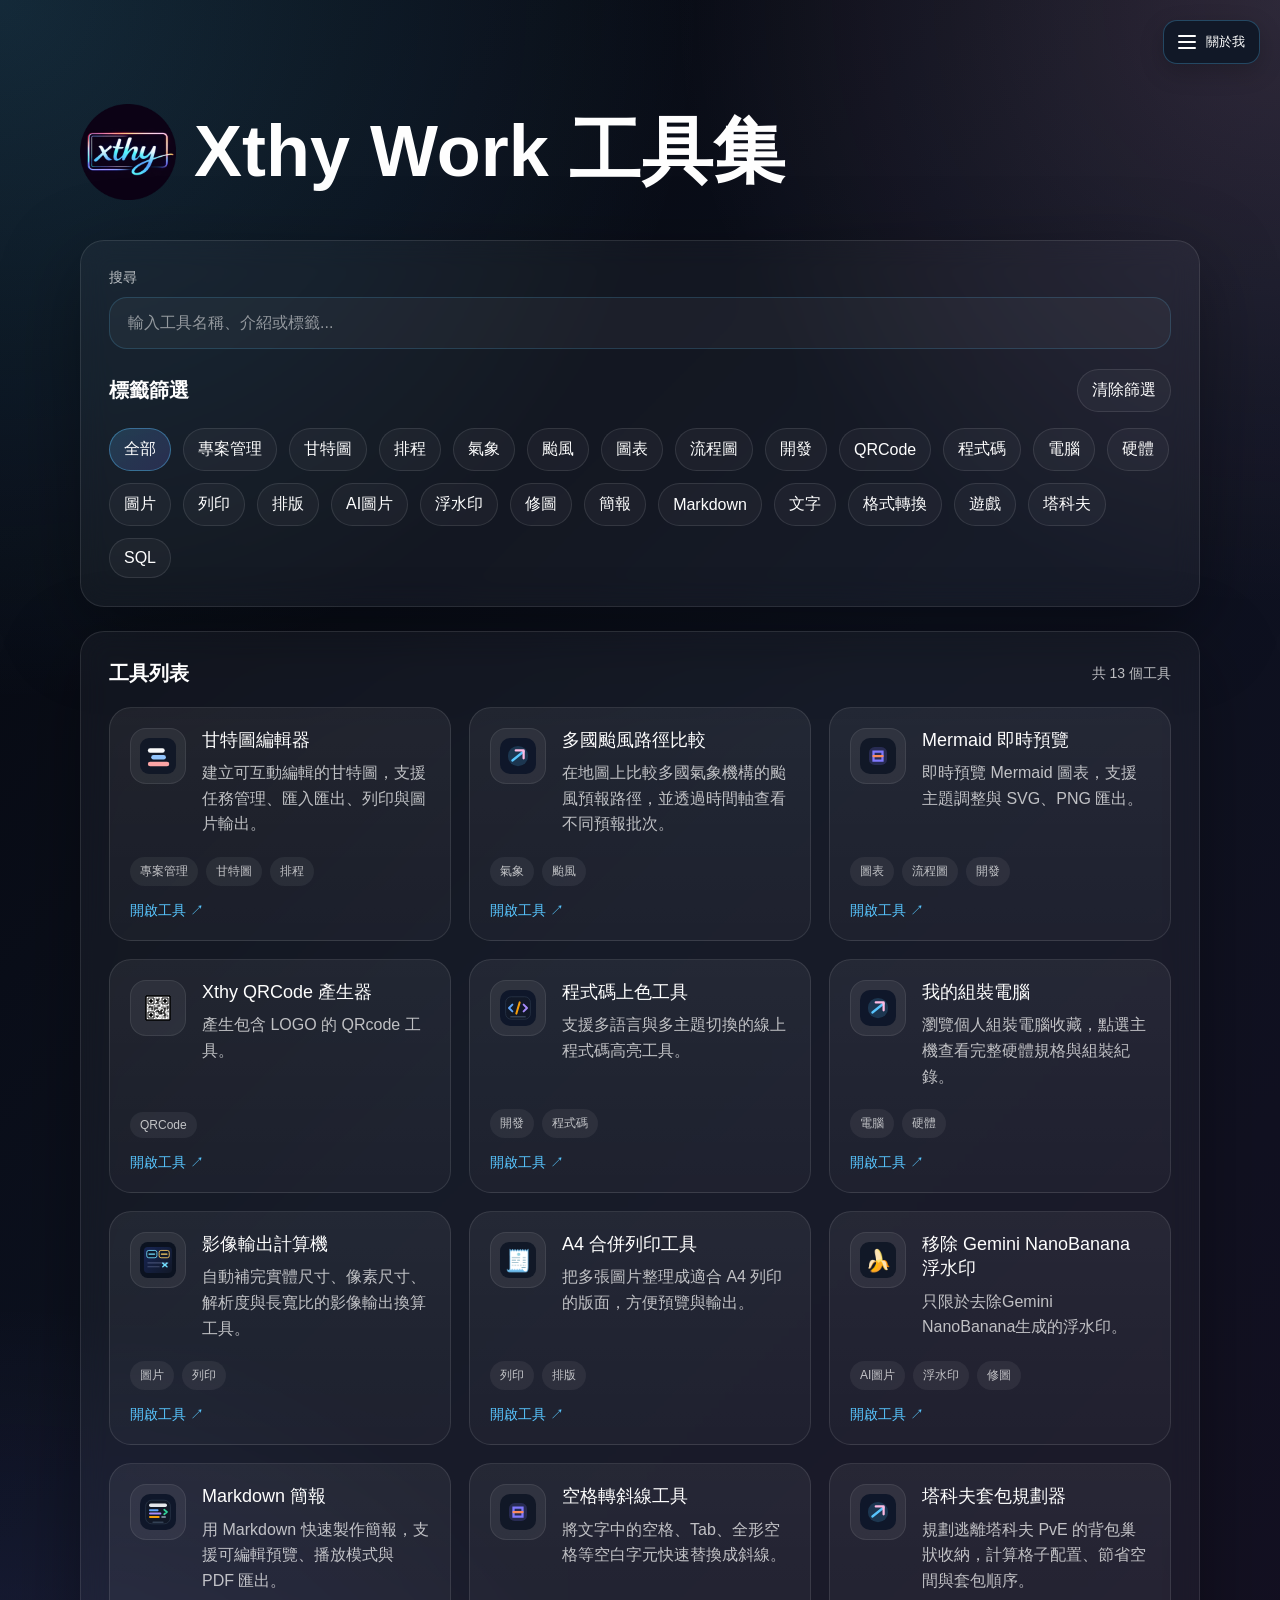
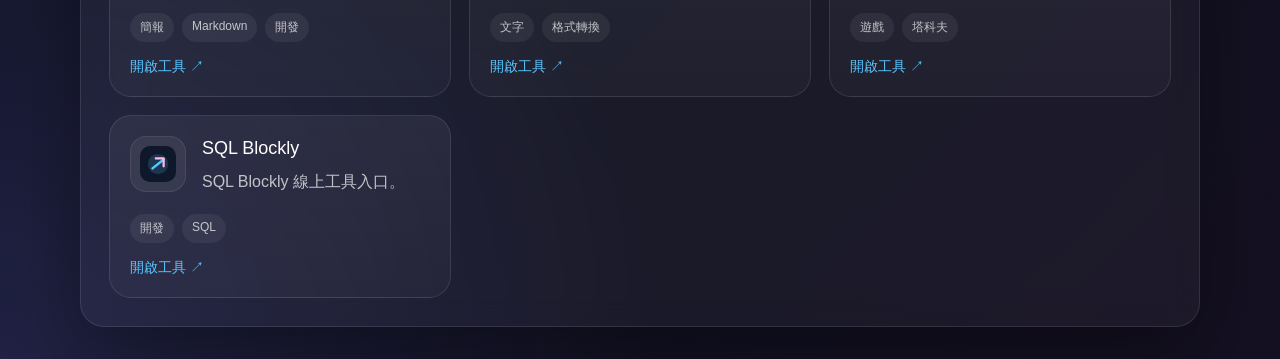
<file: index.html>
<!DOCTYPE html>
<html lang="zh-Hant">
  <head>
    <meta charset="UTF-8" />
    <meta name="viewport" content="width=device-width, initial-scale=1.0" />
    <title>Tools Directory</title>
    <meta
      name="description"
      content="A clean directory page for useful tools and resources."
    />
    <link rel="icon" type="image/png" href="assets/icons/tools-home-favicon.png" />
    <link rel="stylesheet" href="assets/css/style.css" />
  </head>
  <body>
    <aside class="profile-widget" id="profileWidget" aria-label="關於工具集作者">
      <button
        class="profile-toggle"
        id="profileToggle"
        type="button"
        aria-label="開啟個人介紹"
        aria-expanded="false"
        aria-controls="profileCard"
      >
        <span class="profile-toggle__icon" aria-hidden="true"><span></span><span></span><span></span></span>
        <span>關於我</span>
      </button>
      <div class="profile-card" id="profileCard">
        <a class="profile-card__link" href="https://xthy.work/" target="_blank" rel="noreferrer noopener">
          個人網站 <span aria-hidden="true">↗</span>
        </a>
        <a class="profile-card__link" href="https://github.com/xthywork" target="_blank" rel="noreferrer noopener">
          GitHub <span aria-hidden="true">↗</span>
        </a>
      </div>
    </aside>

    <div class="page-shell">
      <header class="hero">
        <div class="hero__brand">
          <img src="assets/icons/tools-home-favicon.png" alt="Xthy Work logo" class="hero__badge-logo" />
          <h1 class="hero__title">Xthy Work 工具集</h1>
        </div>
      </header>

      <main class="directory-layout">
        <section class="controls-panel">
          <div class="search-box">
            <label class="search-box__label" for="searchInput">搜尋</label>
            <input
              id="searchInput"
              class="search-box__input"
              type="search"
              placeholder="輸入工具名稱、介紹或標籤..."
              autocomplete="off"
            />
          </div>

          <div class="tags-panel">
            <div class="section-head">
              <h2>標籤篩選</h2>
              <button id="clearFiltersBtn" class="ghost-button" type="button">清除篩選</button>
            </div>
            <div id="tagList" class="tag-list" aria-label="Tool tag filters"></div>
          </div>
        </section>

        <section class="results-panel">
          <div class="section-head section-head--results">
            <h2>工具列表</h2>
            <p id="resultsCount" class="results-count">載入中...</p>
          </div>

          <div id="toolsGrid" class="tools-grid"></div>
          <div id="emptyState" class="empty-state" hidden>
            <h3>找不到符合條件的工具</h3>
            <p>可以試試別的關鍵字，或清除目前的標籤篩選。</p>
          </div>
        </section>
      </main>
    </div>

    <script src="assets/js/profile.js"></script>
    <script src="assets/js/app.js"></script>
  </body>
</html>
</file>
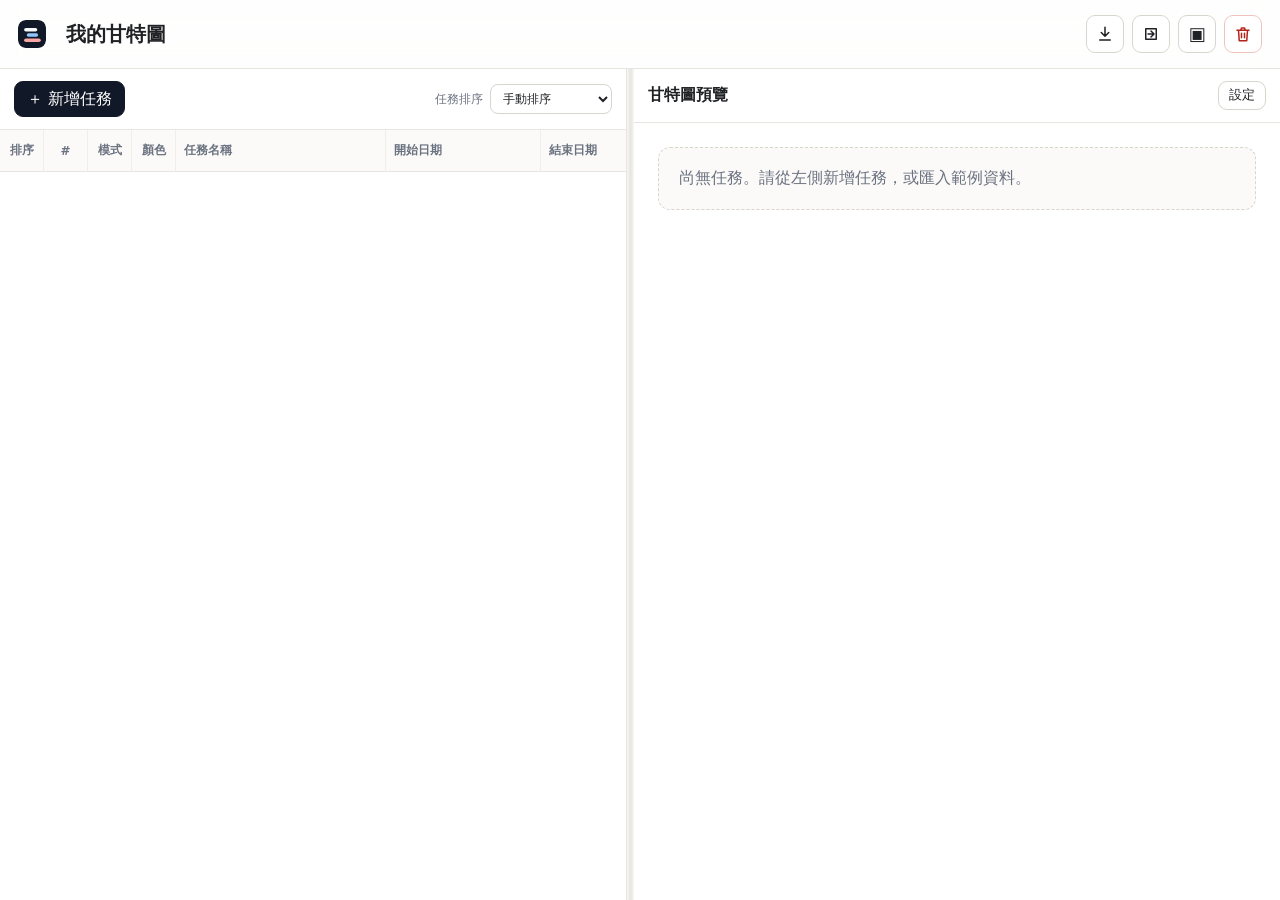
<file: tools/gantt-chart-editor/index.html>
<!doctype html>
<html lang="zh-Hant">
<head>
  <meta charset="utf-8">
  <meta name="viewport" content="width=device-width, initial-scale=1">
  <title>靜態網頁甘特圖生成器</title>
  <link rel="icon" href="assets/icon.svg" type="image/svg+xml">
  <link rel="stylesheet" href="styles.css">
</head>
<body>
  <div class="app-shell">
    <header class="topbar">
      <div class="brand">
        <img src="assets/icon.svg" alt="" class="brand-icon">
        <input id="projectTitleInput" class="project-title" value="我的甘特圖" aria-label="專案標題">
      </div>
      <div class="toolbar" aria-label="工具列">
        <button id="importBtn" class="icon-tool" data-tooltip="匯入資料" aria-label="匯入資料"><svg viewBox="0 0 24 24" aria-hidden="true"><path d="M12 3v12m0 0 5-5m-5 5-5-5M5 20h14" fill="none" stroke="currentColor" stroke-width="2" stroke-linecap="round" stroke-linejoin="round"/></svg></button>
        <button id="exportBtn" class="icon-tool" data-tooltip="匯出" aria-label="匯出"><svg viewBox="0 0 24 24" aria-hidden="true"><path d="M8 12h8m0 0-4-4m4 4-4 4M5 5h14v14H5z" fill="none" stroke="currentColor" stroke-width="2" stroke-linecap="round" stroke-linejoin="round"/></svg></button>
        <button id="sampleBtn" class="icon-tool" data-tooltip="匯入範例資料" aria-label="匯入範例資料">▣</button>
        <button id="clearBtn" class="icon-tool danger" data-tooltip="清空資料" aria-label="清空資料"><svg viewBox="0 0 24 24" aria-hidden="true"><path d="M4 7h16M10 11v6m4-6v6M9 7l1-3h4l1 3m-9 0 1 14h10l1-14" fill="none" stroke="currentColor" stroke-width="2" stroke-linecap="round" stroke-linejoin="round"/></svg></button>
      </div>
    </header>

    <main id="splitLayout" class="split-layout">
      <section class="panel task-panel" aria-label="任務面板">
        <div class="panel-head task-head">
          <button id="addTaskBtn" class="btn primary">＋ 新增任務</button>
          <label class="compact-control">任務排序
            <select id="taskSortModeSelect">
              <option value="manual">手動排序</option>
              <option value="startDate">依開始日期排序</option>
            </select>
          </label>
        </div>
        <div id="taskTableWrap" class="table-wrap">
          <table class="task-table" aria-label="任務表格">
            <colgroup>
              <col data-col="drag">
              <col data-col="index">
              <col data-col="mode">
              <col data-col="color">
              <col data-col="name">
              <col data-col="startDate">
              <col data-col="endDate">
              <col data-col="owner">
              <col data-col="copy">
              <col data-col="delete">
            </colgroup>
            <thead>
              <tr>
                <th data-col-key="drag">排序<span class="col-resizer" data-col="drag"></span></th>
                <th data-col-key="index">#<span class="col-resizer" data-col="index"></span></th>
                <th data-col-key="mode">模式<span class="col-resizer" data-col="mode"></span></th>
                <th data-col-key="color">顏色<span class="col-resizer" data-col="color"></span></th>
                <th data-col-key="name">任務名稱<span class="col-resizer" data-col="name"></span></th>
                <th data-col-key="startDate">開始日期<span class="col-resizer" data-col="startDate"></span></th>
                <th data-col-key="endDate">結束日期<span class="col-resizer" data-col="endDate"></span></th>
                <th data-col-key="owner">負責人<span class="col-resizer" data-col="owner"></span></th>
                <th data-col-key="copy">複製<span class="col-resizer" data-col="copy"></span></th>
                <th data-col-key="delete">刪除<span class="col-resizer" data-col="delete"></span></th>
              </tr>
            </thead>
            <tbody id="taskTableBody"></tbody>
          </table>
        </div>
      </section>

      <div id="splitter" class="splitter" role="separator" aria-orientation="vertical" aria-label="調整左右面板寬度"></div>

      <section class="panel chart-panel" aria-label="甘特圖面板">
        <div class="chart-head">
          <div>
            <strong>甘特圖預覽</strong>
            <span id="chartErrorBadge" class="chart-error-badge" hidden>錯誤</span>
            <span id="chartMeta" class="muted small"></span>
          </div>
          <button id="settingsBtnInline" class="btn small-btn">設定</button>
        </div>
        <section id="settingsPanel" class="settings-panel" hidden>
          <div class="settings-grid">
            <label>
              <span>時間粒度</span>
              <select id="timelineScaleSelect">
                <option value="day">日</option>
                <option value="week">週</option>
                <option value="month">月</option>
              </select>
            </label>
            <label>
              <span>甘特圖列名</span>
              <select id="rowLabelModeSelect">
                <option value="combined">顯示所有同列任務名稱，以 / 串接</option>
                <option value="hidden">不顯示列名，只顯示甘特條上的文字</option>
              </select>
            </label>
            <label>
              <span>週末顯示</span>
              <select id="showWeekendsSelect">
                <option value="true">開</option>
                <option value="false">關</option>
              </select>
            </label>
            <label>
              <span>甘特圖負責人</span>
              <select id="ownerDisplaySelect">
                <option value="none">不顯示</option>
                <option value="left">僅顯示在左側</option>
                <option value="bar">僅顯示在甘特條</option>
                <option value="both">顯示在左側與甘特條</option>
              </select>
            </label>
            <label>
              <span>甘特條文字</span>
              <select id="showGanttBarLabelSelect">
                <option value="true">顯示任務標題與負責人</option>
                <option value="false">隱藏，只顯示顏色甘特條</option>
              </select>
            </label>
          </div>
          <pre class="tutorial-text">使用教學：
1. 左側表格可直接點擊欄位編輯。
2. 按 Enter 可新增下一個任務。
3. 按 Tab 可移動到同一列右側欄位。
4. 拖曳排序 icon 可調整任務順序。
5. 顯示模式 icon 可切換「新列」或「接續上一列」。
6. 接續任務會與上一個新列任務顯示在同一條甘特列。
7. 同一列任務日期不可重疊。
8. 今日線只會在網頁預覽中顯示，不會出現在匯出檔案。</pre>
        </section>
        <div id="validationBox" class="validation-box" hidden></div>
        <div id="ganttViewport" class="gantt-viewport">
          <div id="ganttEmpty" class="empty-state">尚無任務。請從左側新增任務，或匯入範例資料。</div>
          <div id="ganttHost" class="gantt-host" aria-label="甘特圖"></div>
        </div>
      </section>
    </main>
  </div>

  <datalist id="ownersList"></datalist>

  <div id="confirmBubble" class="confirm-bubble" hidden>
    <button id="confirmBubbleBtn" class="btn danger"></button>
  </div>

  <div id="colorPopover" class="color-popover" hidden>
    <div class="preset-colors" id="presetColors"></div>
    <div class="color-actions">
      <button id="eyedropperBtn" class="btn small-btn icon-action" title="滴管工具" aria-label="滴管工具"><svg viewBox="0 0 24 24" aria-hidden="true"><path d="m14 5 5 5-9.5 9.5H5v-4.5L14 5Zm-2-2 9 9" fill="none" stroke="currentColor" stroke-width="2" stroke-linecap="round" stroke-linejoin="round"/></svg></button>
      <label class="btn small-btn palette-label icon-action" title="調色盤" aria-label="調色盤"><svg viewBox="0 0 24 24" aria-hidden="true"><path d="M12 4a8 8 0 0 0 0 16h1.2a1.8 1.8 0 0 0 1.2-3.1 1.4 1.4 0 0 1 .9-2.5H17a3 3 0 0 0 3-3C20 7.3 16.4 4 12 4Z" fill="none" stroke="currentColor" stroke-width="2"/><circle cx="8.5" cy="10" r=".8" fill="currentColor"/><circle cx="11" cy="7.8" r=".8" fill="currentColor"/><circle cx="14.5" cy="8.8" r=".8" fill="currentColor"/></svg><input id="paletteInput" type="color" hidden></label>
    </div>
  </div>

  <div id="importModal" class="modal" hidden>
    <div class="modal-backdrop" data-close="importModal"></div>
    <section class="modal-card import-card" role="dialog" aria-modal="true" aria-labelledby="importTitle">
      <div class="modal-head">
        <h2 id="importTitle">匯入資料</h2>
        <button class="icon-btn" data-close="importModal" aria-label="關閉">×</button>
      </div>
      <div class="import-tabs" role="tablist">
        <button class="tab-btn active" data-import-tab="paste">貼上表格資料</button>
        <button class="tab-btn" data-import-tab="csv">CSV</button>
        <button class="tab-btn" data-import-tab="json">JSON</button>
        <button class="tab-btn" data-import-tab="xlsx">Excel xlsx</button>
      </div>
      <div class="import-source">
        <div data-import-panel="paste">
          <textarea id="pasteInput" placeholder="貼上表格資料。支援 Markdown 表格、Tab 表格、空格對齊表格；第一列需包含欄位名稱。"></textarea>
        </div>
        <div data-import-panel="csv" hidden>
          <label class="file-picker">選擇 CSV 檔案
            <input id="csvFileInput" type="file" accept=".csv,text/csv" hidden>
          </label>
          <span id="csvFileName" class="muted small"></span>
        </div>
        <div data-import-panel="json" hidden>
          <label class="file-picker">選擇 JSON 檔案
            <input id="jsonFileInput" type="file" accept=".json,application/json" hidden>
          </label>
          <span id="jsonFileName" class="muted small"></span>
          <textarea id="jsonTextInput" placeholder="也可直接貼上本網站匯出的 JSON。JSON 會完整還原專案標題、設定、欄位寬度、ID 與任務順序。"></textarea>
        </div>
        <div data-import-panel="xlsx" hidden>
          <label class="file-picker">選擇 Excel xlsx 檔案
            <input id="xlsxFileInput" type="file" accept=".xlsx,application/vnd.openxmlformats-officedocument.spreadsheetml.sheet" hidden>
          </label>
          <span id="xlsxFileName" class="muted small"></span>
        </div>
      </div>
      <div class="modal-actions">
        <button id="parseImportBtn" class="btn primary">解析資料</button>
      </div>
      <div id="mappingBox" class="mapping-box" hidden>
        <h3>欄位對應</h3>
        <p class="muted small">任務名稱需指定。開始或結束日期可留空；留空時會使用目前表格最早或最晚日期作為有效範圍。</p>
        <div id="mappingGrid" class="mapping-grid"></div>
        <div class="modal-actions import-final-actions">
          <button id="confirmImportBtn" class="btn primary">確認匯入有效資料</button>
          <div id="importChoice" class="choice-box inline-choice" hidden>
            <strong>目前已有資料，請選擇匯入方式。</strong>
            <div class="choice-actions">
              <button id="importReplaceBtn" class="btn danger">覆蓋目前資料</button>
              <button id="importAppendBtn" class="btn">追加到目前資料</button>
              <button id="importCancelChoiceBtn" class="btn ghost">取消</button>
            </div>
          </div>
        </div>
      </div>
      <div id="importErrors" class="error-list" hidden></div>
    </section>
  </div>

  <div id="exportModal" class="modal" hidden>
    <div class="modal-backdrop" data-close="exportModal"></div>
    <section class="modal-card export-card" role="dialog" aria-modal="true" aria-labelledby="exportTitle">
      <div class="modal-head export-head">
        <h2 id="exportTitle">匯出</h2>
        <label class="check-row"><input id="printTitleCheck" type="checkbox" checked> 是否列印標題</label>
        <button class="icon-btn" data-close="exportModal" aria-label="關閉">×</button>
      </div>
      <div class="export-section">
        <h3>圖表匯出</h3>
        <div class="button-row">
          <button class="btn" data-export="png">PNG</button>
          <button class="btn" data-export="svg">SVG</button>
          <button class="btn" data-export="pdf">PDF</button>
        </div>
        <div id="pngOptions" class="png-options" hidden>
          <label>PNG 解析度 (%)
            <input id="pngResolutionInput" type="number" min="50" max="800" step="10" value="250">
          </label>
          <span class="muted small">可輸入 50–800，建議 150–300，預設 250。</span>
          <button id="confirmPngExportBtn" class="btn primary">確認匯出 PNG</button>
        </div>
      </div>
      <div class="export-section">
        <h3>資料匯出</h3>
        <div class="button-row">
          <button class="btn" data-export="csv">CSV</button>
          <button class="btn" data-export="json">JSON</button>
          <button class="btn" data-export="xlsx">Excel xlsx</button>
        </div>
      </div>
    </section>
  </div>

  <div id="toast" class="toast" hidden></div>

  <script src="libs/xlsx.full.min.js"></script>
  <script src="libs/jspdf.umd.min.js"></script>
  <script src="libs/html-to-image.min.js"></script>
  <script src="app.js"></script>
</body>
</html>
</file>
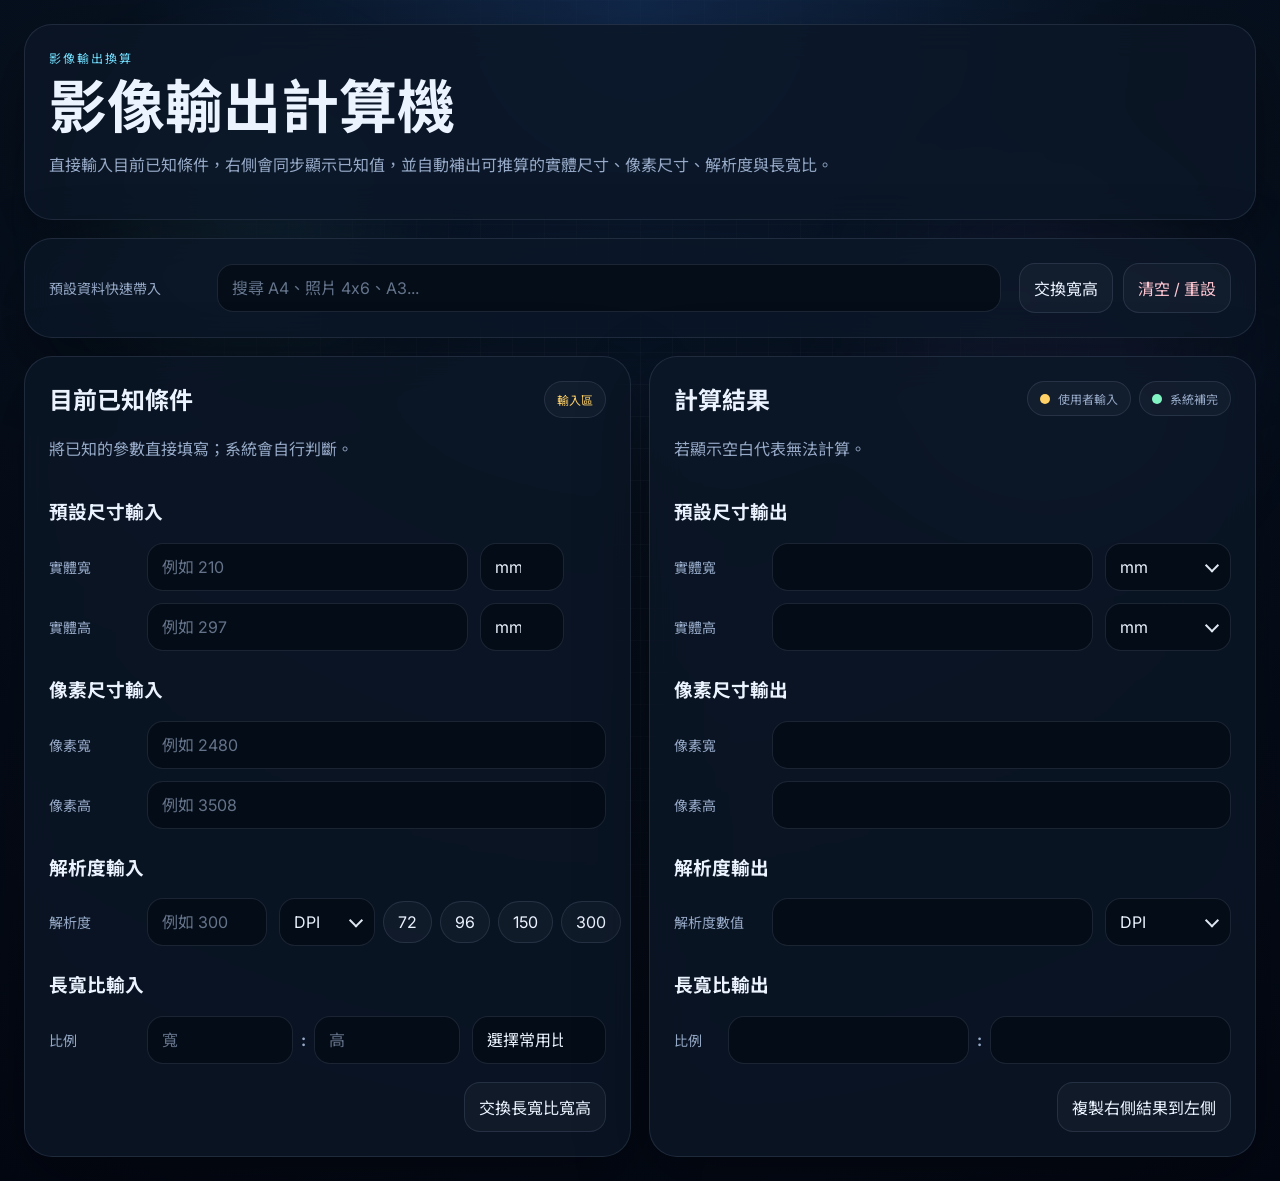
<file: tools/image-output-calculator/index.html>
<!DOCTYPE html>
<html lang="zh-Hant">
<head>
  <meta charset="UTF-8" />
  <meta name="viewport" content="width=device-width, initial-scale=1.0" />
  <title>影像輸出計算機</title>
  <meta name="description" content="自動補完影像輸出的實體尺寸、像素尺寸、解析度與長寬比。" />
  <link rel="icon" type="image/svg+xml" href="../../assets/icons/image-output-calculator.svg">
  <link rel="preconnect" href="https://fonts.googleapis.com">
  <link rel="preconnect" href="https://fonts.gstatic.com" crossorigin>
  <link href="https://fonts.googleapis.com/css2?family=Inter:wght@400;500;600;700;800&family=Noto+Sans+TC:wght@400;500;700&display=swap" rel="stylesheet">
  <link rel="stylesheet" href="./style.css" />
</head>
<body>
  <div class="bg-grid"></div>
  <div class="orb orb-a"></div>
  <div class="orb orb-b"></div>

  <main class="shell">
    <section class="hero panel">
      <p class="eyebrow">影像輸出換算</p>
      <h1>影像輸出計算機</h1>
      <p class="subtitle">直接輸入目前已知條件，右側會同步顯示已知值，並自動補出可推算的實體尺寸、像素尺寸、解析度與長寬比。</p>
    </section>

    <section class="toolbar panel">
      <div class="toolbar-group preset-group single-line-toolbar">
        <label for="presetSearch">預設資料快速帶入</label>
        <input id="presetSearch" list="presetOptions" type="text" placeholder="搜尋 A4、照片 4x6、A3..." autocomplete="off" />
        <datalist id="presetOptions"></datalist>
      </div>
      <div class="toolbar-actions">
        <button class="btn" id="swapBtn" type="button">交換寬高</button>
        <button class="btn danger" id="resetBtn" type="button">清空 / 重設</button>
      </div>
    </section>

    <section class="workspace">
      <section class="panel side-card">
        <div class="section-head">
          <div>
            <h2>目前已知條件</h2>
            <p>將已知的參數直接填寫；系統會自行判斷。</p>
          </div>
          <span class="status-pill input-pill">輸入區</span>
        </div>

        <div class="group">
          <h3>預設尺寸輸入</h3>
          <div class="dimension-grid">
            <div class="field-inline horizontal-field">
              <label for="inputPhysicalWidth">實體寬</label>
              <input id="inputPhysicalWidth" type="number" inputmode="decimal" min="0" step="any" placeholder="例如 210" />
            </div>
            <div class="field-inline unit-field horizontal-field no-label-field compact-unit-field">
              <select id="inputPhysicalWidthUnit">
                <option value="mm">mm</option>
                <option value="cm">cm</option>
                <option value="inch">inch</option>
              </select>
            </div>
            <div class="field-inline horizontal-field">
              <label for="inputPhysicalHeight">實體高</label>
              <input id="inputPhysicalHeight" type="number" inputmode="decimal" min="0" step="any" placeholder="例如 297" />
            </div>
            <div class="field-inline unit-field horizontal-field no-label-field compact-unit-field">
              <select id="inputPhysicalHeightUnit">
                <option value="mm">mm</option>
                <option value="cm">cm</option>
                <option value="inch">inch</option>
              </select>
            </div>
          </div>
        </div>

        <div class="group">
          <h3>像素尺寸輸入</h3>
          <div class="pixel-grid pixel-grid-single">
            <div class="field-inline horizontal-field">
              <label for="inputPixelWidth">像素寬</label>
              <input id="inputPixelWidth" type="number" inputmode="decimal" min="0" step="any" placeholder="例如 2480" />
            </div>
            <div class="field-inline horizontal-field">
              <label for="inputPixelHeight">像素高</label>
              <input id="inputPixelHeight" type="number" inputmode="decimal" min="0" step="any" placeholder="例如 3508" />
            </div>
          </div>
        </div>

        <div class="group">
          <h3>解析度輸入</h3>
          <div class="resolution-row resolution-row-compact">
            <div class="field-inline horizontal-field resolution-value-field">
              <label for="resolutionValue">解析度</label>
              <input id="resolutionValue" type="number" inputmode="decimal" min="0" step="any" placeholder="例如 300" />
            </div>
            <div class="resolution-inline-controls">
              <div class="select-wrap compact-select-wrap">
                <div class="field-inline unit-field fixed-small horizontal-field no-label-field compact-unit-field">
                  <select id="resolutionUnit">
                    <option value="DPI">DPI</option>
                    <option value="PPI">PPI</option>
                  </select>
                </div>
              </div>
              <div class="quick-actions resolution-shortcuts-inline" id="resolutionShortcuts">
                <button type="button" data-resolution="72">72</button>
                <button type="button" data-resolution="96">96</button>
                <button type="button" data-resolution="150">150</button>
                <button type="button" data-resolution="300">300</button>
                <!-- <button type="button" data-resolution="600">600</button> -->
              </div>
            </div>
          </div>
        </div>

        <div class="group">
          <h3>長寬比輸入</h3>
          <div class="ratio-grid ratio-grid-two-inputs">
            <div class="field-inline horizontal-field ratio-pair-field">
              <label for="ratioWidthValue">比例</label>
              <div class="ratio-pair-inputs">
                <input id="ratioWidthValue" type="number" inputmode="decimal" min="0" step="any" placeholder="寬" />
                <span class="ratio-separator">:</span>
                <input id="ratioHeightValue" type="number" inputmode="decimal" min="0" step="any" placeholder="高" />
              </div>
            </div>
            <div class="field-inline unit-field fixed-large horizontal-field no-label-field">
              <select id="ratioPreset">
                <option value="">選擇常用比例</option>
                <option value="16:9">16:9</option>
                <option value="1:1.41421356237">A / B 系列（1:√2）</option>
              </select>
            </div>
          </div>
          <div class="ratio-actions">
            <button class="btn" id="swapRatioBtn" type="button">交換長寬比寬高</button>
          </div>
        </div>

        <div class="info-box" id="logicSummary">等待輸入條件。</div>
      </section>

      <section class="panel side-card output-card">
        <div class="section-head">
          <div>
            <h2>計算結果</h2>
            <p>若顯示空白代表無法計算。</p>
          </div>
          <div class="status-legend">
            <span class="legend-item"><i class="dot dot-input"></i>使用者輸入</span>
            <span class="legend-item"><i class="dot dot-computed"></i>系統補完</span>
          </div>
        </div>

        <div class="group">
          <h3>預設尺寸輸出</h3>
          <div class="result-grid">
            <div class="result-field horizontal-output-field">
              <span class="result-label">實體寬</span>
              <div class="result-box" id="outputPhysicalWidth"></div>
            </div>
            <div class="result-field horizontal-output-field unit-output-field no-output-unit-label">
              <div class="select-wrap result-select-wrap">
                <select class="result-select" id="outputPhysicalWidthUnit">
                  <option value="mm">mm</option>
                  <option value="cm">cm</option>
                  <option value="inch">inch</option>
                </select>
              </div>
            </div>
            <div class="result-field horizontal-output-field">
              <span class="result-label">實體高</span>
              <div class="result-box" id="outputPhysicalHeight"></div>
            </div>
            <div class="result-field horizontal-output-field unit-output-field no-output-unit-label">
              <div class="select-wrap result-select-wrap">
                <select class="result-select" id="outputPhysicalHeightUnit">
                  <option value="mm">mm</option>
                  <option value="cm">cm</option>
                  <option value="inch">inch</option>
                </select>
              </div>
            </div>
          </div>
        </div>

        <div class="group">
          <h3>像素尺寸輸出</h3>
          <div class="pixel-result-grid pixel-result-grid-single">
            <div class="result-field horizontal-output-field">
              <span class="result-label">像素寬</span>
              <div class="result-box" id="outputPixelWidth"></div>
            </div>
            <div class="result-field horizontal-output-field">
              <span class="result-label">像素高</span>
              <div class="result-box" id="outputPixelHeight"></div>
            </div>
          </div>
        </div>

        <div class="group">
          <h3>解析度輸出</h3>
          <div class="result-grid single-row">
            <div class="result-field horizontal-output-field">
              <span class="result-label">解析度數值</span>
              <div class="result-box" id="outputResolutionValue"></div>
            </div>
            <div class="result-field horizontal-output-field unit-output-field no-output-unit-label">
              <div class="select-wrap result-select-wrap">
                <select class="result-select" id="outputResolutionUnit">
                  <option value="DPI">DPI</option>
                  <option value="PPI">PPI</option>
                </select>
              </div>
            </div>
          </div>
        </div>

        <div class="group">
          <h3>長寬比輸出</h3>
          <div class="result-grid single-full">
            <div class="result-field full-span horizontal-output-field ratio-output-field ratio-output-pair-field">
              <span class="result-label">比例</span>
              <div class="ratio-pair-output">
                <div class="result-box" id="outputRatioWidth"></div>
                <span class="ratio-separator">:</span>
                <div class="result-box" id="outputRatioHeight"></div>
              </div>
            </div>
          </div>
        </div>

        <div class="output-actions">
          <button class="btn" id="copyResultBtn" type="button">複製右側結果到左側</button>
        </div>
      </section>
    </section>
  </main>

  <script src="./script.js"></script>
</body>
</html>
</file>
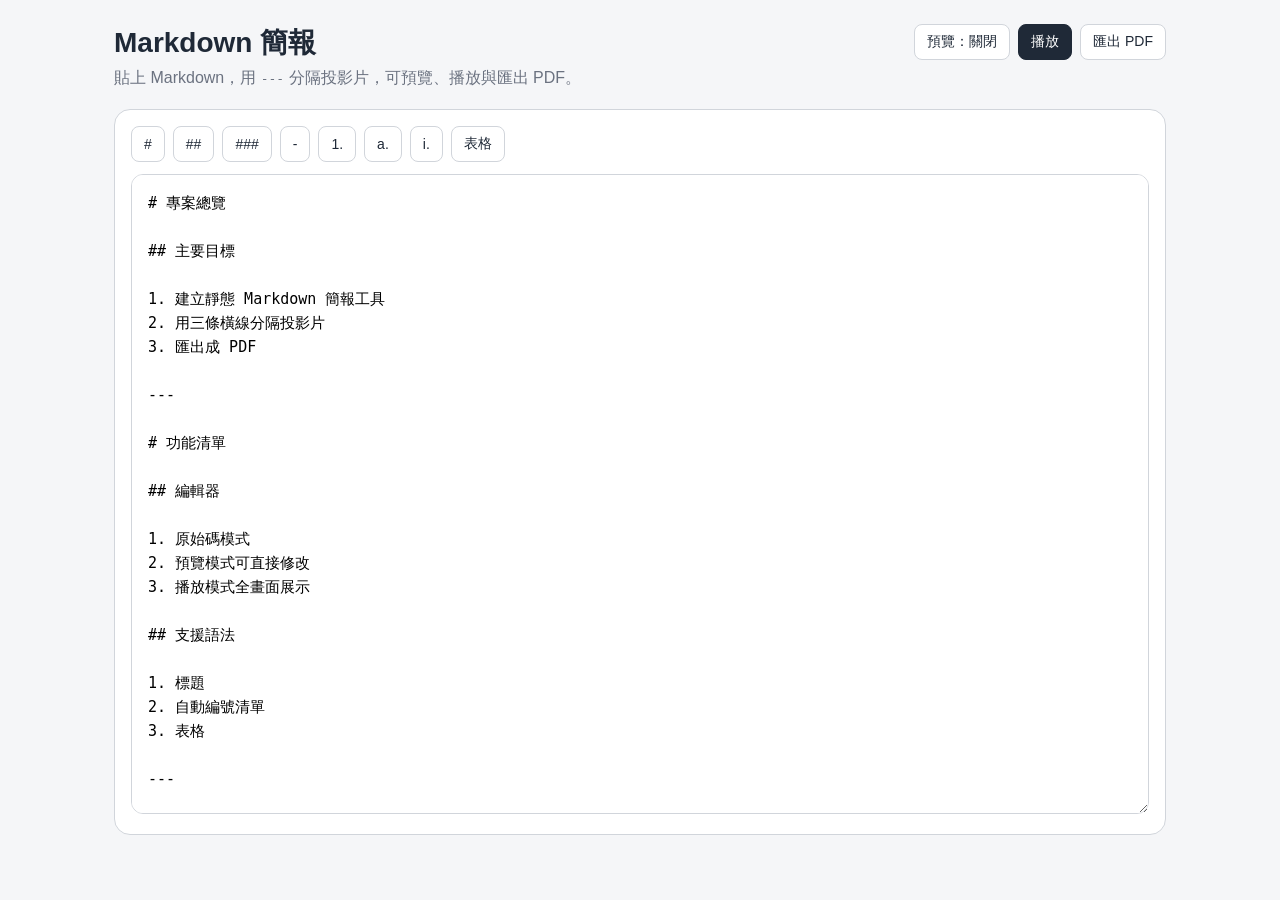
<file: tools/markdown-slides/index.html>
<!doctype html>
<html lang="zh-Hant">
<head>
  <meta charset="UTF-8" />
  <meta name="viewport" content="width=device-width, initial-scale=1.0" />
  <title>Markdown 簡報</title>
  <link rel="stylesheet" href="styles.css" />
</head>
<body>
  <main class="app">
    <header class="header">
      <div>
        <h1>Markdown 簡報</h1>
        <p>貼上 Markdown，用 <code>---</code> 分隔投影片，可預覽、播放與匯出 PDF。</p>
      </div>
      <div class="header-actions">
        <button id="modeSwitch" class="switch-btn" type="button" role="switch" aria-checked="false">預覽：關閉</button>
        <button id="playBtn" class="primary">播放</button>
        <button id="exportBtn">匯出 PDF</button>
      </div>
    </header>

    <section class="workspace single-column">
      <section class="editor-panel">
        <div class="toolbar" aria-label="Markdown 快速樣式">
          <button data-style="h1">#</button>
          <button data-style="h2">##</button>
          <button data-style="h3">###</button>
          <button data-style="ul">-</button>
          <button data-style="ol1">1.</button>
          <button data-style="ol2">a.</button>
          <button data-style="ol3">i.</button>
          <button data-style="table">表格</button>
        </div>

        <textarea id="markdownInput" spellcheck="false"></textarea>
        <div id="markdownPreview" class="markdown-preview hidden" contenteditable="true"></div>
      </section>
    </section>
  </main>

  <section id="presentation" class="presentation hidden" aria-hidden="true">
    <button id="closePresentation" class="close-btn">×</button>
    <div id="presentationSlide" class="presentation-slide"></div>
    <div id="presentationCounter" class="presentation-counter"></div>
    <div id="presentationControls" class="presentation-controls visible">
      <button id="fullscreenBtn" class="fullscreen-btn" title="切換全螢幕">⛶</button>
    </div>
  </section>

  <section id="printSlides" class="print-slides hidden" aria-hidden="true"></section>

  <script src="app.js"></script>
</body>
</html>
</file>
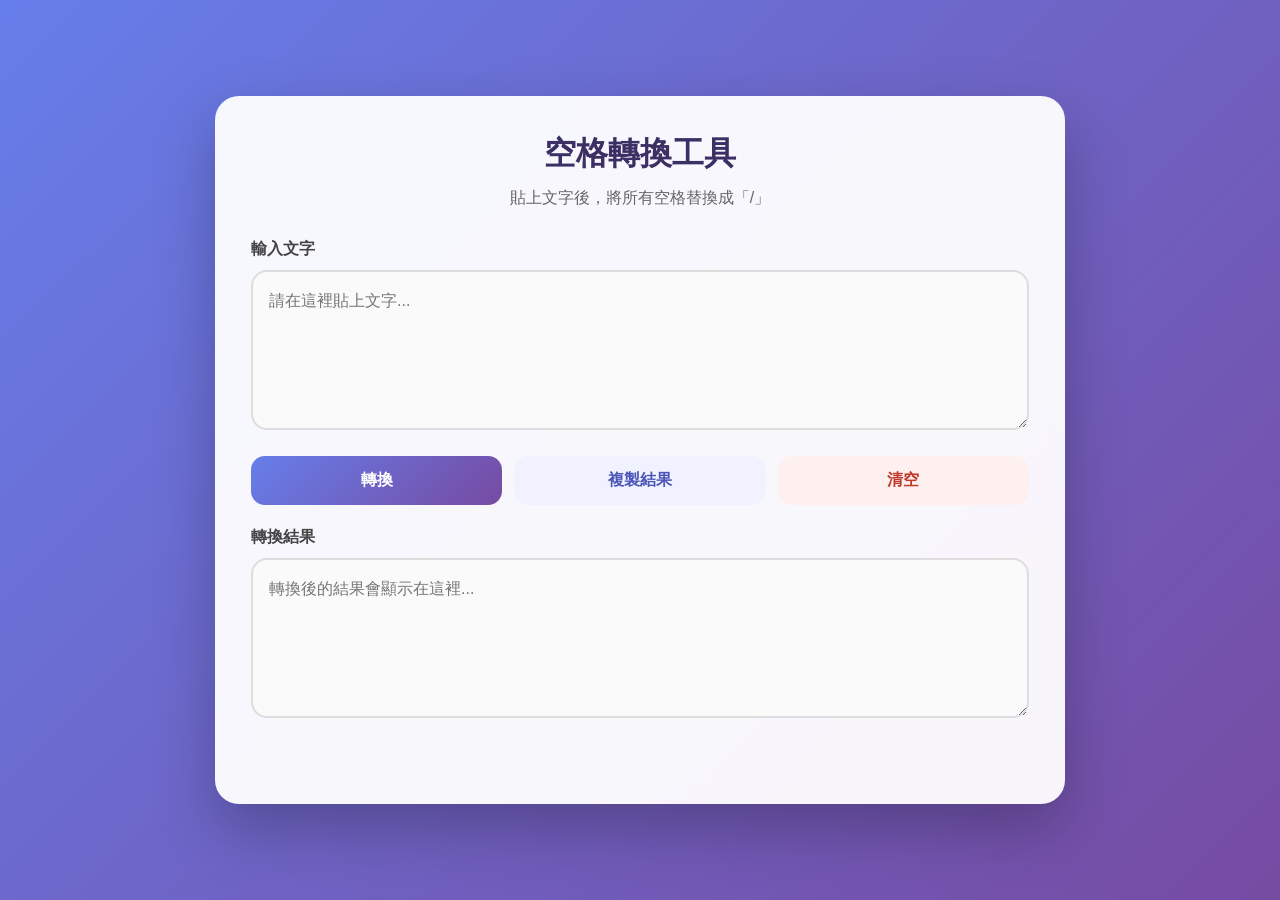
<file: tools/remove_slash/index.html>
<!DOCTYPE html>
<html lang="zh-Hant">
<head>
  <meta charset="UTF-8" />
  <meta name="viewport" content="width=device-width, initial-scale=1.0" />
  <title>空格轉換工具</title>

  <style>
    * {
      box-sizing: border-box;
      margin: 0;
      padding: 0;
      font-family: "Noto Sans TC", "Microsoft JhengHei", sans-serif;
    }

    body {
      min-height: 100vh;
      background: linear-gradient(135deg, #667eea, #764ba2);
      display: flex;
      align-items: center;
      justify-content: center;
      padding: 24px;
      color: #333;
    }

    .container {
      width: 100%;
      max-width: 850px;
      background: rgba(255, 255, 255, 0.95);
      border-radius: 24px;
      padding: 36px;
      box-shadow: 0 25px 60px rgba(0, 0, 0, 0.25);
      backdrop-filter: blur(12px);
    }

    h1 {
      text-align: center;
      font-size: 32px;
      margin-bottom: 12px;
      color: #3b2f63;
    }

    .subtitle {
      text-align: center;
      color: #666;
      margin-bottom: 30px;
      font-size: 16px;
    }

    .box {
      margin-bottom: 22px;
    }

    label {
      display: block;
      margin-bottom: 10px;
      font-weight: 700;
      color: #444;
    }

    textarea {
      width: 100%;
      min-height: 160px;
      resize: vertical;
      border: 2px solid #ddd;
      border-radius: 16px;
      padding: 16px;
      font-size: 16px;
      line-height: 1.6;
      outline: none;
      transition: 0.25s;
      background: #fafafa;
    }

    textarea:focus {
      border-color: #667eea;
      background: #fff;
      box-shadow: 0 0 0 4px rgba(102, 126, 234, 0.15);
    }

    .buttons {
      display: flex;
      gap: 12px;
      flex-wrap: wrap;
      margin-bottom: 22px;
    }

    button {
      flex: 1;
      min-width: 140px;
      border: none;
      border-radius: 14px;
      padding: 14px 18px;
      font-size: 16px;
      font-weight: 700;
      cursor: pointer;
      transition: 0.2s;
    }

    .convert {
      background: linear-gradient(135deg, #667eea, #764ba2);
      color: white;
    }

    .copy {
      background: #f0f2ff;
      color: #4b55b7;
    }

    .clear {
      background: #fff0f0;
      color: #c0392b;
    }

    button:hover {
      transform: translateY(-2px);
      box-shadow: 0 10px 20px rgba(0, 0, 0, 0.18);
    }

    .notice {
      text-align: center;
      min-height: 24px;
      color: #27ae60;
      font-weight: 700;
      margin-top: 8px;
    }

    @media (max-width: 600px) {
      .container {
        padding: 24px;
      }

      h1 {
        font-size: 26px;
      }

      button {
        flex: 100%;
      }
    }
  </style>
</head>

<body>
  <div class="container">
    <h1>空格轉換工具</h1>
    <p class="subtitle">貼上文字後，將所有空格替換成「/」</p>

    <div class="box">
      <label for="inputText">輸入文字</label>
      <textarea id="inputText" placeholder="請在這裡貼上文字..."></textarea>
    </div>

    <div class="buttons">
      <button class="convert" onclick="convertText()">轉換</button>
      <button class="copy" onclick="copyText()">複製結果</button>
      <button class="clear" onclick="clearText()">清空</button>
    </div>

    <div class="box">
      <label for="outputText">轉換結果</label>
      <textarea id="outputText" placeholder="轉換後的結果會顯示在這裡..." readonly></textarea>
    </div>

    <div class="notice" id="notice"></div>
  </div>

  <script>
    const inputText = document.getElementById("inputText");
    const outputText = document.getElementById("outputText");
    const notice = document.getElementById("notice");

    function convertText() {
      const text = inputText.value;

      // 將所有「半形空格」替換成 /
      // const result = text.replace(/ /g, "/");
	  // 包含：半形空格、Tab、全形空格、不換行空格等
	  const result = text.replace(/[^\S\r\n]/g, "/");

      outputText.value = result;
      showNotice("轉換完成");
    }

    function copyText() {
      if (!outputText.value.trim()) {
        showNotice("沒有可複製的內容", true);
        return;
      }

      navigator.clipboard.writeText(outputText.value)
        .then(() => {
          showNotice("已複製到剪貼簿");
        })
        .catch(() => {
          showNotice("複製失敗，請手動複製", true);
        });
    }

    function clearText() {
      inputText.value = "";
      outputText.value = "";
      showNotice("已清空");
      inputText.focus();
    }

    function showNotice(message, isError = false) {
      notice.textContent = message;
      notice.style.color = isError ? "#c0392b" : "#27ae60";

      setTimeout(() => {
        notice.textContent = "";
      }, 1800);
    }

    // 即時轉換：輸入時自動更新結果
    inputText.addEventListener("input", convertText);
  </script>
</body>
</html>
</file>
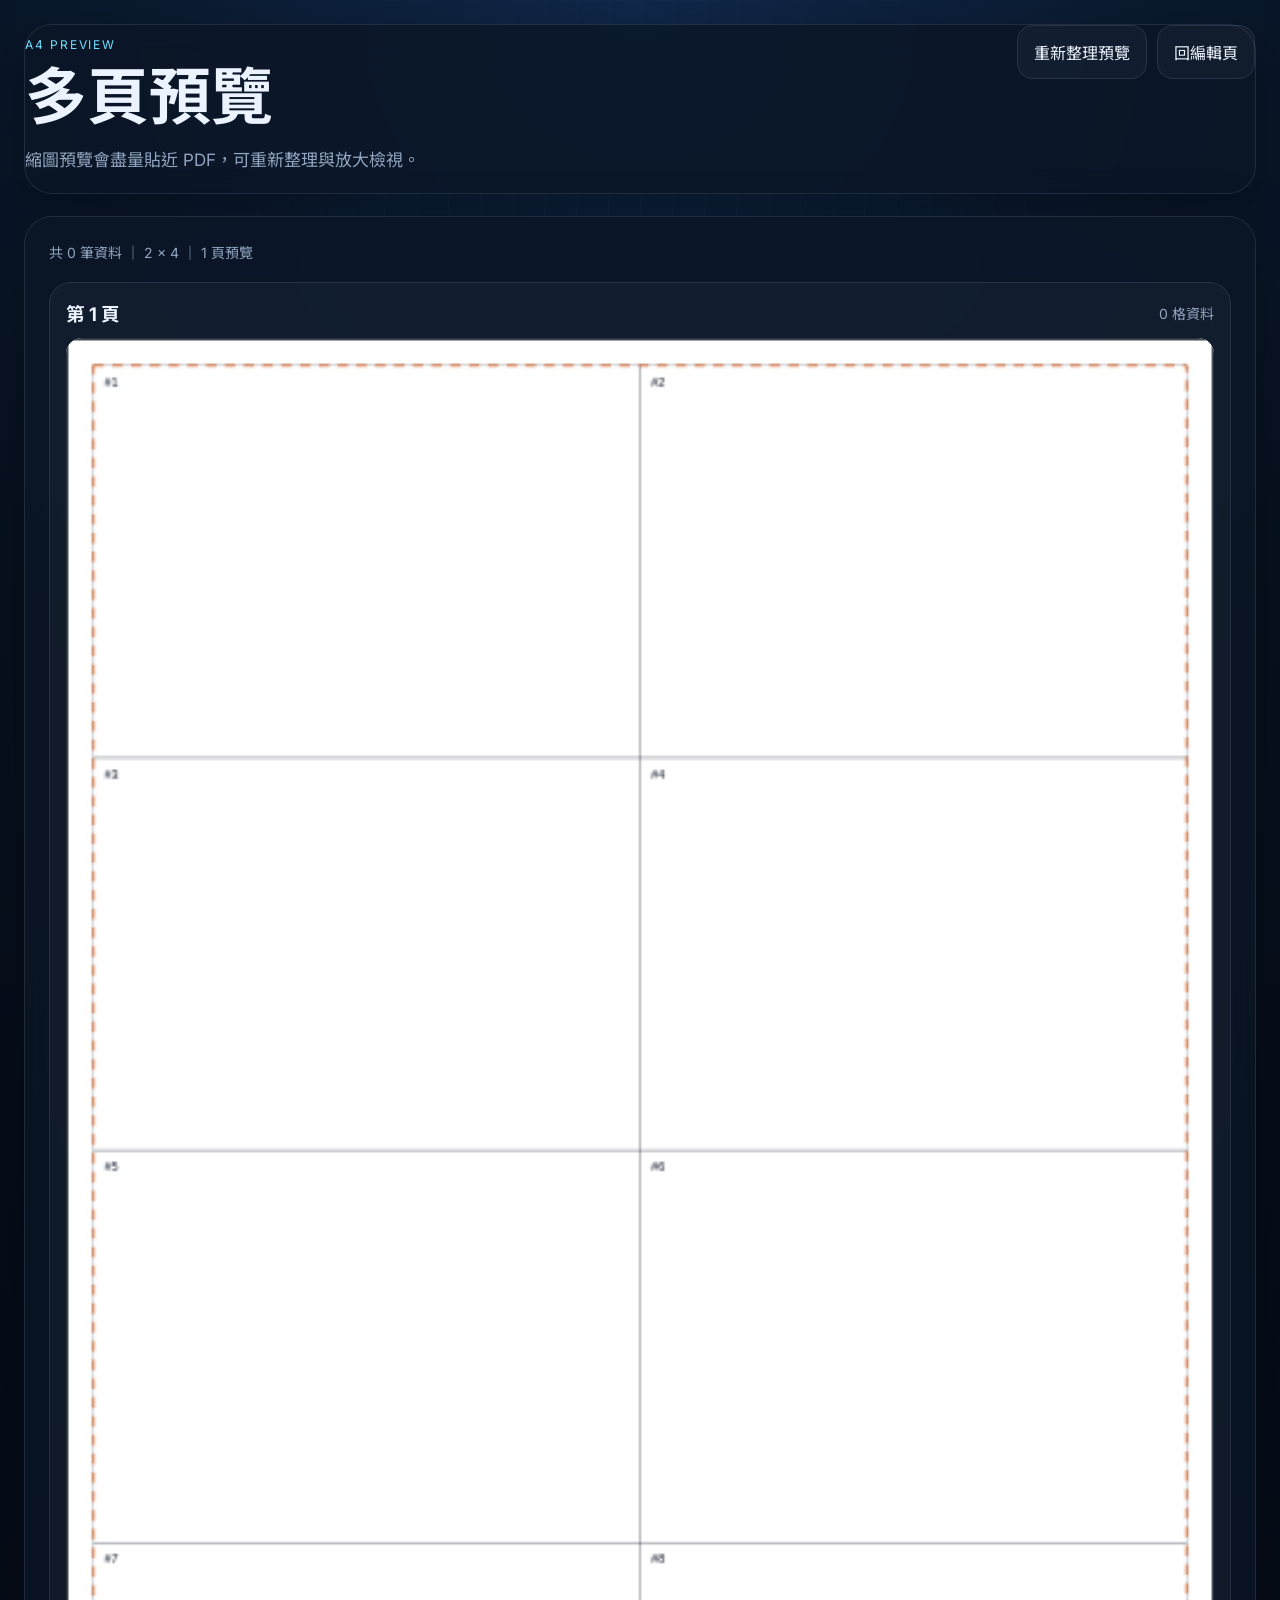
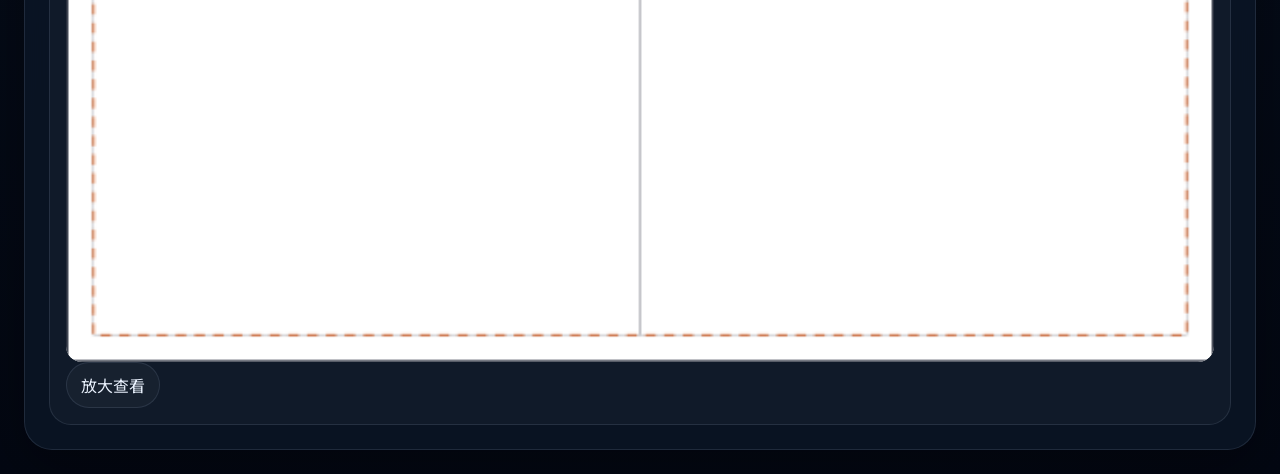
<file: tools/a4-merge-print-tool/preview.html>
<!DOCTYPE html>
<html lang="zh-Hant">
<head>
  <meta charset="UTF-8" />
  <meta name="viewport" content="width=device-width, initial-scale=1.0" />
  <title>A4 合併列印預覽</title>
  <link rel="icon" href="data:image/svg+xml,%3Csvg xmlns=%27http://www.w3.org/2000/svg%27 viewBox=%270 0 64 64%27%3E%3Ctext y=%2752%27 font-size=%2752%27%3E%F0%9F%A6%9E%3C/text%3E%3C/svg%3E">
  <link rel="preconnect" href="https://fonts.googleapis.com">
  <link rel="preconnect" href="https://fonts.gstatic.com" crossorigin>
  <link href="https://fonts.googleapis.com/css2?family=Inter:wght@400;500;600;700;800&family=Noto+Sans+TC:wght@400;500;700&display=swap" rel="stylesheet">
  <link rel="stylesheet" href="./style.css" />
</head>
<body class="preview-body">
  <div class="bg-grid"></div>
  <main class="preview-shell">
    <header class="preview-topbar panel">
      <div>
        <p class="eyebrow">A4 PREVIEW</p>
        <h1>多頁預覽</h1>
        <p class="subtitle">縮圖預覽會盡量貼近 PDF，可重新整理與放大檢視。</p>
      </div>
      <div class="preview-actions">
        <button id="refreshPreviewBtn" class="btn">重新整理預覽</button>
        <a class="btn" href="./index.html">回編輯頁</a>
      </div>
    </header>
    <section class="panel preview-list-panel">
      <div id="previewSummary" class="data-stats">載入中…</div>
      <div id="previewList" class="preview-list"></div>
    </section>
  </main>
  <dialog id="zoomDialog" class="zoom-dialog">
    <button class="dialog-close" id="dialogCloseBtn">✕</button>
    <div class="dialog-stage"><canvas id="zoomCanvas"></canvas></div>
  </dialog>
  <script src="./script.js?v=20260405b"></script>
</body>
</html>
</file>
<file: assets/css/style.css>
:root {
  --bg-1: #05070d;
  --bg-2: #0d1220;
  --bg-3: #151022;
  --text-main: #fefefe;
  --text-soft: rgba(254, 254, 254, 0.72);
  --text-faint: rgba(254, 254, 254, 0.52);
  --primary: #58c5fe;
  --accent-orange: #fe8b5a;
  --accent-pink: #febae2;
  --accent-purple: #8079fe;
  --border: rgba(255, 255, 255, 0.1);
  --panel: rgba(255, 255, 255, 0.04);
  --panel-strong: rgba(255, 255, 255, 0.06);
  --shadow: 0 24px 80px rgba(0, 0, 0, 0.35);
}

* {
  box-sizing: border-box;
}

html,
body {
  margin: 0;
  min-height: 100%;
  font-family: Inter, "Noto Sans TC", "PingFang TC", "Microsoft JhengHei", sans-serif;
  background:
    radial-gradient(circle at top left, rgba(88, 197, 254, 0.18), transparent 30%),
    radial-gradient(circle at top right, rgba(254, 186, 226, 0.14), transparent 26%),
    radial-gradient(circle at bottom left, rgba(128, 121, 254, 0.16), transparent 28%),
    linear-gradient(135deg, var(--bg-1), var(--bg-2) 48%, var(--bg-3));
  color: var(--text-main);
}

body {
  padding: 32px;
}

button,
input {
  font: inherit;
}

.page-shell {
  width: min(1120px, 100%);
  margin: 0 auto;
}

.hero {
  padding: 72px 0 40px;
}

.hero__brand {
  display: flex;
  align-items: center;
  gap: 18px;
}

.hero__badge-logo {
  display: block;
  width: 96px;
  height: 96px;
  object-fit: contain;
  flex: 0 0 auto;
}

.hero__title {
  margin: 0;
  max-width: 760px;
  font-size: clamp(40px, 7vw, 72px);
  line-height: 1.05;
}

.hero__text {
  max-width: 720px;
  margin: 0;
  color: var(--text-soft);
  font-size: 18px;
  line-height: 1.7;
}

.directory-layout {
  display: grid;
  gap: 24px;
}

.controls-panel,
.results-panel {
  padding: 28px;
  border: 1px solid var(--border);
  border-radius: 24px;
  background: var(--panel);
  box-shadow: var(--shadow);
  backdrop-filter: blur(14px);
}

.section-head {
  display: flex;
  align-items: center;
  justify-content: space-between;
  gap: 16px;
  margin-bottom: 16px;
}

.section-head h2 {
  margin: 0;
  font-size: 20px;
}

.search-box__label {
  display: block;
  margin-bottom: 10px;
  color: var(--text-soft);
  font-size: 14px;
}

.search-box__input {
  width: 100%;
  padding: 16px 18px;
  border: 1px solid rgba(88, 197, 254, 0.18);
  border-radius: 18px;
  background: rgba(255, 255, 255, 0.04);
  color: var(--text-main);
  outline: none;
}

.search-box__input::placeholder {
  color: var(--text-faint);
}

.search-box__input:focus {
  border-color: rgba(88, 197, 254, 0.7);
  box-shadow: 0 0 0 4px rgba(88, 197, 254, 0.12);
}

.tags-panel {
  margin-top: 20px;
}

.tag-list {
  display: flex;
  flex-wrap: wrap;
  gap: 12px;
}

.tag-chip,
.ghost-button {
  border: 1px solid var(--border);
  border-radius: 999px;
  background: rgba(255, 255, 255, 0.04);
  color: var(--text-main);
  cursor: pointer;
  transition: 0.2s ease;
}

.tag-chip {
  padding: 10px 14px;
}

.ghost-button {
  padding: 10px 14px;
}

.tag-chip:hover,
.ghost-button:hover,
.tool-card:hover {
  transform: translateY(-1px);
}

.tag-chip.is-active {
  border-color: rgba(88, 197, 254, 0.4);
  background: linear-gradient(135deg, rgba(88, 197, 254, 0.18), rgba(128, 121, 254, 0.18));
  color: var(--text-main);
}

.section-head--results {
  margin-bottom: 20px;
}

.results-count {
  margin: 0;
  color: var(--text-soft);
  font-size: 14px;
}

.tools-grid {
  display: grid;
  grid-template-columns: repeat(3, minmax(0, 1fr));
  gap: 18px;
}

@media (max-width: 980px) {
  .tools-grid {
    grid-template-columns: repeat(2, minmax(0, 1fr));
  }
}

@media (max-width: 640px) {
  .tools-grid {
    grid-template-columns: 1fr;
  }
}

.tool-card {
  border: 1px solid var(--border);
  border-radius: 22px;
  background: linear-gradient(180deg, rgba(255,255,255,0.06), rgba(255,255,255,0.03));
  transition: transform 0.2s ease, border-color 0.2s ease, background 0.2s ease;
}

.tool-card:hover {
  border-color: rgba(88, 197, 254, 0.36);
  background: linear-gradient(180deg, rgba(88,197,254,0.08), rgba(255,255,255,0.04));
}

.tool-card__link {
  display: flex;
  flex-direction: column;
  justify-content: space-between;
  min-height: 100%;
  padding: 20px;
  color: inherit;
  text-decoration: none;
}

.tool-card__top {
  display: flex;
  gap: 16px;
  align-items: flex-start;
}

.tool-card__icon-wrap {
  flex: 0 0 56px;
  width: 56px;
  height: 56px;
  display: grid;
  place-items: center;
  border-radius: 16px;
  background: var(--panel-strong);
  border: 1px solid rgba(255,255,255,0.08);
}

.tool-card__icon {
  width: 36px;
  height: 36px;
}

.tool-card__heading-row {
  display: flex;
  align-items: center;
  gap: 12px;
  margin-bottom: 8px;
}

.tool-card__title {
  margin: 0;
  font-size: 18px;
  font-weight: 500;
  line-height: 1.35;
}

.tool-card__desc {
  margin: 0;
  color: var(--text-soft);
  line-height: 1.6;
}

.tool-card__bottom {
  margin-top: 20px;
}

.tool-card__tags {
  display: flex;
  flex-wrap: wrap;
  gap: 8px;
}

.tool-tag {
  display: inline-flex;
  padding: 6px 10px;
  border-radius: 999px;
  background: rgba(255,255,255,0.06);
  color: var(--text-soft);
  font-size: 12px;
}

.tool-card__cta {
  display: inline-block;
  margin-top: 16px;
  color: var(--primary);
  font-size: 14px;
}

.empty-state {
  padding: 32px;
  border: 1px dashed rgba(255,255,255,0.16);
  border-radius: 20px;
  text-align: center;
  color: var(--text-soft);
}

.empty-state h3 {
  margin-top: 0;
  color: var(--text-main);
}

.profile-widget {
  position: fixed;
  z-index: 20;
  top: 50%;
  right: 32px;
  width: 256px;
  transform: translateY(-50%);
}

.profile-toggle {
  display: none;
}

.profile-card {
  max-height: calc(100dvh - 64px);
  overflow-y: auto;
  padding: 24px;
  border: 1px solid rgba(88, 197, 254, 0.22);
  border-radius: 24px;
  background: #111827;
  box-shadow: var(--shadow);
}

.profile-card[hidden] {
  display: none;
}

.profile-card a {
  color: var(--text-main);
  text-decoration: none;
}

.profile-card__link:hover {
  color: var(--primary);
  text-decoration: underline;
  text-underline-offset: 4px;
}

.profile-card__link {
  display: flex;
  align-items: center;
  justify-content: space-between;
  min-height: 44px;
  margin-top: 8px;
  padding: 10px 16px;
  font-size: 13px;
}

.profile-widget a:focus-visible,
.profile-toggle:focus-visible {
  outline: 2px solid var(--primary);
  outline-offset: 4px;
}

/* Collapse when the original centered directory leaves too little side space. */
@media (max-width: 1759px) {
  .profile-widget {
    top: max(20px, env(safe-area-inset-top));
    right: max(20px, env(safe-area-inset-right));
    display: flex;
    flex-direction: column;
    align-items: flex-end;
    gap: 12px;
    width: auto;
    transform: none;
  }

  .profile-widget.is-ready .profile-toggle {
    display: inline-flex;
    align-items: center;
    justify-content: center;
    gap: 10px;
    min-height: 44px;
    padding: 10px 14px;
    border: 1px solid rgba(88, 197, 254, 0.28);
    border-radius: 14px;
    background: #111827;
    box-shadow: 0 8px 24px rgba(0, 0, 0, 0.2);
    color: var(--text-main);
    font-size: 13px;
    cursor: pointer;
  }

  .profile-toggle:hover {
    border-color: var(--primary);
  }

  .profile-toggle:active {
    transform: scale(0.98);
  }

  .profile-toggle__icon {
    display: grid;
    gap: 4px;
    width: 18px;
  }

  .profile-toggle__icon span {
    height: 2px;
    border-radius: 2px;
    background: currentColor;
    transition: transform 0.18s ease, opacity 0.18s ease;
  }

  .profile-toggle[aria-expanded="true"] .profile-toggle__icon span:first-child {
    transform: translateY(6px) rotate(45deg);
  }

  .profile-toggle[aria-expanded="true"] .profile-toggle__icon span:nth-child(2) {
    opacity: 0;
  }

  .profile-toggle[aria-expanded="true"] .profile-toggle__icon span:last-child {
    transform: translateY(-6px) rotate(-45deg);
  }

  .profile-card {
    width: min(288px, calc(100vw - 40px));
    max-height: calc(100dvh - 96px - env(safe-area-inset-top) - env(safe-area-inset-bottom));
    overscroll-behavior: contain;
  }

  /* Keep the personal link available when JavaScript is disabled. */
  .profile-widget:not(.is-ready) {
    position: static;
    margin-bottom: 24px;
  }
}

@media (prefers-reduced-motion: reduce) {
  .profile-toggle__icon span {
    transition: none;
  }
}

@media (max-width: 640px) {
  body {
    padding: 20px;
  }

  .hero {
    padding: 48px 0 28px;
  }

  .hero__text {
    font-size: 16px;
  }

  .controls-panel,
  .results-panel {
    padding: 20px;
  }

  .section-head {
    align-items: flex-start;
    flex-direction: column;
  }

  .tool-card__top {
    flex-direction: column;
  }

  .tool-card__heading-row {
    align-items: flex-start;
    flex-direction: column;
  }
}
</file>
<file: tools/gantt-chart-editor/styles.css>
:root {
  --bg: #f7f7f5;
  --panel: #ffffff;
  --line: #e7e5e0;
  --line-strong: #d8d5cd;
  --text: #202124;
  --muted: #6b7280;
  --soft: #f2f1ee;
  --soft-hover: #eae8e3;
  --accent: #111827;
  --danger: #b42318;
  --danger-soft: #fff1f0;
  --shadow: 0 24px 60px rgba(15, 23, 42, 0.14);
  --radius: 12px;
  --left-width: 49%;
  --col-drag: 72px;
  --col-index: 54px;
  --col-mode: 70px;
  --col-color: 72px;
  --col-name: 210px;
  --col-startDate: 155px;
  --col-endDate: 155px;
  --col-owner: 150px;
  --col-copy: 64px;
  --col-delete: 64px;
  font-family: Inter, ui-sans-serif, system-ui, -apple-system, BlinkMacSystemFont, "Segoe UI", "Noto Sans TC", "PingFang TC", "Microsoft JhengHei", sans-serif;
}

* { box-sizing: border-box; }
html, body { height: 100%; }
body {
  margin: 0;
  background: var(--bg);
  color: var(--text);
  overflow: hidden;
}
button, input, select, textarea { font: inherit; }
button { cursor: pointer; }
button:disabled { cursor: not-allowed; opacity: 0.42; }

.app-shell {
  display: grid;
  grid-template-rows: auto 1fr;
  height: 100vh;
  min-width: 1024px;
}

.topbar {
  display: flex;
  align-items: center;
  justify-content: space-between;
  gap: 18px;
  padding: 14px 18px;
  border-bottom: 1px solid var(--line);
  background: rgba(255, 255, 255, 0.88);
  backdrop-filter: blur(12px);
  z-index: 20;
}

.brand { display: flex; align-items: center; gap: 10px; min-width: 320px; }
.brand-icon { width: 28px; height: 28px; border-radius: 8px; }
.project-title {
  width: min(520px, 42vw);
  border: 1px solid transparent;
  background: transparent;
  color: var(--text);
  font-size: 20px;
  font-weight: 650;
  padding: 7px 9px;
  border-radius: 8px;
  outline: none;
}
.project-title:hover, .project-title:focus { border-color: var(--line); background: #fff; }
.toolbar { display: flex; gap: 8px; justify-content: flex-end; align-items: center; }

.btn, .icon-tool, .file-picker {
  border: 1px solid var(--line-strong);
  background: #fff;
  color: var(--text);
  border-radius: 9px;
  padding: 8px 12px;
  line-height: 1.15;
  transition: background 0.15s ease, border-color 0.15s ease, transform 0.12s ease;
  user-select: none;
}
.btn:hover, .icon-tool:hover, .file-picker:hover { background: var(--soft); border-color: #cfcac0; }
.btn:active, .icon-tool:active { transform: translateY(1px); }
.primary { background: var(--accent); color: #fff; border-color: var(--accent); }
.primary:hover { background: #0b1220; }
.danger { color: var(--danger); border-color: #efc4bf; }
.ghost { background: transparent; }
.small-btn { padding: 6px 10px; font-size: 13px; }
.icon-btn {
  width: 32px; height: 32px; border: 0; background: transparent; border-radius: 8px;
  font-size: 22px; line-height: 1;
}
.icon-btn:hover { background: var(--soft); }
.icon-tool {
  width: 38px;
  height: 38px;
  padding: 0;
  display: grid;
  place-items: center;
  font-size: 18px;
  position: relative;
}
.icon-tool::after {
  content: attr(data-tooltip);
  position: absolute;
  top: calc(100% + 8px);
  right: 0;
  white-space: nowrap;
  color: #fff;
  background: #111827;
  font-size: 12px;
  padding: 6px 8px;
  border-radius: 7px;
  opacity: 0;
  pointer-events: none;
  transform: translateY(-3px);
  transition: opacity .12s ease, transform .12s ease;
  z-index: 40;
}
.icon-tool:hover::after { opacity: 1; transform: translateY(0); }

.split-layout {
  display: grid;
  grid-template-columns: var(--left-width) 7px minmax(360px, 1fr);
  min-height: 0;
  height: 100%;
}
.panel {
  min-width: 0;
  min-height: 0;
  background: var(--panel);
  display: grid;
  grid-template-rows: auto 1fr;
  overflow: hidden;
}
.task-panel { border-right: 1px solid var(--line); }
.panel-head, .chart-head {
  display: flex;
  align-items: center;
  justify-content: space-between;
  gap: 12px;
  padding: 12px 14px;
  border-bottom: 1px solid var(--line);
  background: #fff;
}
.task-head { align-items: center; }
.compact-control {
  display: flex;
  align-items: center;
  gap: 7px;
  font-size: 12px;
  color: var(--muted);
  white-space: nowrap;
}
.compact-control select,
.settings-grid select,
.png-options input {
  border: 1px solid var(--line-strong);
  border-radius: 8px;
  padding: 6px 8px;
  background: #fff;
  color: var(--text);
  outline: none;
}
.muted { color: var(--muted); }
.small { font-size: 12px; }

.splitter {
  background: linear-gradient(90deg, transparent, var(--line), transparent);
  cursor: col-resize;
  position: relative;
}
.splitter::after {
  content: "";
  position: absolute;
  inset: 0 2px;
  border-radius: 6px;
}
.splitter:hover::after, .splitter.dragging::after { background: #cfcac0; }

.table-wrap {
  overflow: auto;
  min-height: 0;
  background: #fff;
}
.task-table {
  border-collapse: separate;
  border-spacing: 0;
  min-width: calc(var(--col-drag) + var(--col-index) + var(--col-mode) + var(--col-color) + var(--col-name) + var(--col-startDate) + var(--col-endDate) + var(--col-owner) + var(--col-copy) + var(--col-delete));
  width: max-content;
  table-layout: fixed;
  font-size: 13px;
}
.task-table col[data-col="drag"] { width: var(--col-drag); }
.task-table col[data-col="index"] { width: var(--col-index); }
.task-table col[data-col="mode"] { width: var(--col-mode); }
.task-table col[data-col="color"] { width: var(--col-color); }
.task-table col[data-col="name"] { width: var(--col-name); }
.task-table col[data-col="startDate"] { width: var(--col-startDate); }
.task-table col[data-col="endDate"] { width: var(--col-endDate); }
.task-table col[data-col="owner"] { width: var(--col-owner); }
.task-table col[data-col="copy"] { width: var(--col-copy); }
.task-table col[data-col="delete"] { width: var(--col-delete); }
.task-table th, .task-table td {
  border-bottom: 1px solid var(--line);
  border-right: 1px solid #f0eee9;
  height: 42px;
  padding: 6px 8px;
  vertical-align: middle;
  background: #fff;
}
.task-table th {
  position: sticky;
  top: 0;
  z-index: 3;
  font-size: 12px;
  color: var(--muted);
  text-align: left;
  font-weight: 650;
  background: #fbfaf8;
  white-space: nowrap;
}
.task-table th:first-child, .task-table td:first-child { border-left: 0; }
.task-table tr.drag-over td { background: #f6f4ef; }
.task-table tr.invalid-row td { background: #fff8f7; }
.task-table tr.dragging-row td { opacity: .55; }
.col-resizer {
  position: absolute;
  top: 0;
  right: -3px;
  width: 7px;
  height: 100%;
  cursor: col-resize;
  z-index: 5;
}
.col-resizer:hover { background: rgba(17, 24, 39, .12); }
.drag-handle, .mode-toggle, .row-icon-btn, .color-dot-btn {
  border: 1px solid transparent;
  background: transparent;
  border-radius: 8px;
  min-width: 28px;
  height: 28px;
  display: inline-grid;
  place-items: center;
  color: #4b5563;
}
.drag-handle:hover, .mode-toggle:hover, .row-icon-btn:hover, .color-dot-btn:hover { background: var(--soft); border-color: var(--line); }
.drag-handle { cursor: grab; }
.drag-handle:active { cursor: grabbing; }
.color-dot-btn span {
  width: 18px;
  height: 18px;
  border-radius: 50%;
  border: 1px solid rgba(0,0,0,.12);
  display: block;
}
.cell-input, .date-text {
  width: 100%;
  border: 1px solid transparent;
  border-radius: 7px;
  padding: 6px 7px;
  background: transparent;
  outline: none;
  color: var(--text);
}
.cell-input:hover, .date-text:hover,
.cell-input:focus, .date-text:focus { border-color: var(--line-strong); background: #fff; }
.date-cell {
  display: grid;
  grid-template-columns: 1fr 30px;
  align-items: center;
  gap: 4px;
}
.date-picker {
  width: 30px;
  height: 30px;
  border: 1px solid var(--line);
  border-radius: 7px;
  background: #fff;
  padding: 2px;
  color: transparent;
}
.date-picker::-webkit-calendar-picker-indicator { cursor: pointer; opacity: .65; }
.index-empty { color: transparent; }

.chart-panel { background: #fff; }
.chart-head { grid-row: auto; }
.settings-panel {
  border-bottom: 1px solid var(--line);
  background: #fbfaf8;
  padding: 12px 14px;
}
.settings-grid {
  display: grid;
  grid-template-columns: repeat(3, minmax(180px, 1fr));
  gap: 12px;
  margin-bottom: 10px;
}
.settings-grid label { display: grid; gap: 5px; font-size: 12px; color: var(--muted); }
.tutorial-text {
  margin: 0;
  padding: 12px;
  border: 1px solid var(--line);
  border-radius: 10px;
  background: #fff;
  color: #374151;
  font-size: 12px;
  line-height: 1.65;
  white-space: pre-wrap;
}
.gantt-viewport {
  overflow: auto;
  min-height: 0;
  background: #fff;
  position: relative;
}
.gantt-host { min-width: 100%; position: relative; }
.gantt-svg {
  display: block;
  background: #fff;
  font-family: inherit;
}
.gantt-task { cursor: grab; }
.gantt-task:active { cursor: grabbing; }
.bar-resize { cursor: ew-resize; }
.gantt-label-resize { cursor: col-resize; }
.gantt-date-resize { cursor: ew-resize; }
.gantt-row-label { cursor: text; }
.gantt-edit-input {
  position: absolute;
  z-index: 8;
  border: 1px solid var(--accent);
  border-radius: 7px;
  padding: 5px 7px;
  background: #fff;
  box-shadow: 0 8px 24px rgba(15, 23, 42, .16);
  min-width: 120px;
}
.empty-state {
  margin: 24px;
  padding: 20px;
  border: 1px dashed var(--line-strong);
  border-radius: var(--radius);
  color: var(--muted);
  background: #fbfaf8;
}
.validation-box {
  padding: 10px 14px;
  border-bottom: 1px solid #f3b2aa;
  color: var(--danger);
  background: var(--danger-soft);
  font-size: 13px;
}
.validation-box ul { margin: 6px 0 0 18px; padding: 0; }

.confirm-bubble, .color-popover {
  position: fixed;
  z-index: 80;
  background: #fff;
  border: 1px solid var(--line-strong);
  box-shadow: 0 12px 34px rgba(15, 23, 42, .14);
  border-radius: 12px;
  padding: 8px;
}
.confirm-bubble[hidden], .color-popover[hidden] { display: none; }
.preset-colors {
  display: grid;
  grid-template-columns: repeat(5, 28px);
  gap: 7px;
  margin-bottom: 8px;
}
.preset-color {
  width: 28px;
  height: 28px;
  border-radius: 50%;
  border: 1px solid rgba(0,0,0,.12);
}
.color-actions { display: flex; gap: 6px; }
.palette-label { display: inline-block; }

.modal[hidden] { display: none; }
.modal {
  position: fixed;
  inset: 0;
  z-index: 60;
  display: grid;
  place-items: center;
}
.modal-backdrop {
  position: absolute;
  inset: 0;
  background: rgba(17, 24, 39, 0.32);
}
.modal-card {
  position: relative;
  width: min(920px, calc(100vw - 42px));
  max-height: calc(100vh - 52px);
  overflow: auto;
  background: #fff;
  border: 1px solid var(--line);
  border-radius: 16px;
  box-shadow: var(--shadow);
}
.modal-head {
  display: flex;
  align-items: center;
  justify-content: space-between;
  gap: 12px;
  padding: 16px 18px;
  border-bottom: 1px solid var(--line);
  position: sticky;
  top: 0;
  background: #fff;
  z-index: 2;
}
.modal-head h2 { margin: 0; font-size: 18px; }
.export-head { display: grid; grid-template-columns: 1fr auto auto; }
.import-tabs, .button-row, .choice-actions {
  display: flex;
  flex-wrap: wrap;
  gap: 8px;
}
.import-tabs { padding: 14px 18px 0; }
.tab-btn {
  border: 1px solid var(--line);
  background: #fff;
  border-radius: 999px;
  padding: 7px 11px;
  color: var(--muted);
}
.tab-btn.active { color: #fff; background: var(--accent); border-color: var(--accent); }
.import-source, .modal-actions, .mapping-box, .error-list, .choice-box, .export-section {
  margin: 14px 18px;
}
.import-source textarea {
  width: 100%;
  min-height: 170px;
  border: 1px solid var(--line-strong);
  border-radius: 12px;
  padding: 12px;
  outline: none;
  resize: vertical;
  background: #fff;
}
.import-source textarea:focus { border-color: #b8b2a8; }
.file-picker {
  display: inline-flex;
  align-items: center;
  gap: 8px;
}
.choice-box, .error-list {
  padding: 12px;
  border-radius: 12px;
  border: 1px solid var(--line);
  background: #fbfaf8;
}
.error-list { color: var(--danger); background: var(--danger-soft); border-color: #f3b2aa; }
.error-list ul { margin: 8px 0 0 18px; padding: 0; }
.mapping-grid {
  display: grid;
  grid-template-columns: repeat(2, minmax(230px, 1fr));
  gap: 10px;
}
.mapping-grid label { display: grid; gap: 5px; font-size: 12px; color: var(--muted); }
.mapping-grid select {
  border: 1px solid var(--line-strong);
  border-radius: 8px;
  padding: 7px 8px;
  background: #fff;
}
.export-section {
  padding: 13px;
  border: 1px solid var(--line);
  border-radius: 12px;
  background: #fbfaf8;
}
.export-section h3 { margin: 0 0 10px; font-size: 15px; }
.check-row { display: inline-flex; align-items: center; gap: 6px; font-size: 13px; color: #374151; white-space: nowrap; }
.png-options {
  margin-top: 12px;
  display: flex;
  align-items: center;
  gap: 10px;
  flex-wrap: wrap;
}
.png-options label { display: inline-flex; align-items: center; gap: 8px; color: var(--muted); font-size: 13px; }
.png-options input { width: 90px; }

.toast {
  position: fixed;
  left: 50%;
  bottom: 22px;
  transform: translateX(-50%);
  z-index: 100;
  max-width: min(720px, calc(100vw - 32px));
  padding: 10px 14px;
  border-radius: 999px;
  color: #fff;
  background: #111827;
  box-shadow: 0 16px 34px rgba(15, 23, 42, .25);
  font-size: 13px;
}
.toast[hidden] { display: none; }

@media (max-width: 1100px) {
  .settings-grid { grid-template-columns: 1fr; }
  .mapping-grid { grid-template-columns: 1fr; }
}

/* v3 interaction refinements */
:root {
  --col-drag: 44px;
  --col-index: 44px;
  --col-mode: 44px;
  --col-color: 44px;
  --col-copy: 44px;
  --col-delete: 44px;
}
.task-table th[data-col-key="drag"] .col-resizer,
.task-table th[data-col-key="index"] .col-resizer,
.task-table th[data-col-key="mode"] .col-resizer,
.task-table th[data-col-key="color"] .col-resizer,
.task-table th[data-col-key="copy"] .col-resizer,
.task-table th[data-col-key="delete"] .col-resizer { display: none; }
.task-table th[data-col-key="drag"], .task-table th[data-col-key="index"], .task-table th[data-col-key="mode"], .task-table th[data-col-key="color"], .task-table th[data-col-key="copy"], .task-table th[data-col-key="delete"],
.task-table td:nth-child(1), .task-table td:nth-child(2), .task-table td:nth-child(3), .task-table td:nth-child(4), .task-table td:nth-child(9), .task-table td:nth-child(10) {
  padding-left: 4px;
  padding-right: 4px;
  text-align: center;
}
.chart-head > div:first-child { display: flex; align-items: center; gap: 8px; min-width: 0; }
.chart-error-badge {
  position: relative;
  display: inline-flex;
  align-items: center;
  height: 22px;
  padding: 0 8px;
  border-radius: 999px;
  background: var(--danger-soft);
  color: var(--danger);
  border: 1px solid #f3b2aa;
  font-size: 12px;
  font-weight: 650;
}
.chart-error-badge::after {
  content: attr(data-errors);
  position: absolute;
  top: calc(100% + 8px);
  left: 0;
  width: max-content;
  max-width: 420px;
  white-space: pre-line;
  text-align: left;
  color: #fff;
  background: #111827;
  border-radius: 9px;
  padding: 10px 12px;
  box-shadow: 0 14px 38px rgba(15, 23, 42, .22);
  opacity: 0;
  pointer-events: none;
  transform: translateY(-3px);
  transition: opacity .12s ease, transform .12s ease;
  z-index: 30;
}
.chart-error-badge:hover::after { opacity: 1; transform: translateY(0); }
.validation-box { display: none !important; }
.gantt-task.drag-preview { opacity: .72; filter: drop-shadow(0 10px 18px rgba(15, 23, 42, .18)); }
.gantt-drop-marker { pointer-events: none; }

/* v4 refinements */
.icon-tool svg,
.icon-action svg { width: 18px; height: 18px; display: block; }
.chart-error-badge[hidden],
.png-options[hidden],
.settings-panel[hidden] { display: none !important; }
.chart-panel { grid-template-rows: auto auto minmax(0, 1fr); }
.settings-panel {
  height: calc((100vh - 68px) / 2);
  max-height: calc((100vh - 68px) / 2);
  overflow: auto;
}
.color-actions {
  justify-content: space-between;
  align-items: center;
  min-width: 170px;
}
.icon-action {
  width: 36px;
  height: 34px;
  padding: 0;
  display: inline-grid;
  place-items: center;
}
.palette-label { display: inline-grid; place-items: center; }
.table-drag-ghost {
  position: fixed;
  z-index: 120;
  pointer-events: none;
  padding: 8px 12px;
  border: 1px solid var(--line-strong);
  border-radius: 10px;
  background: #fff;
  box-shadow: 0 16px 42px rgba(15, 23, 42, .18);
  color: var(--text);
  font-size: 13px;
  max-width: 260px;
  overflow: hidden;
  text-overflow: ellipsis;
  white-space: nowrap;
}
body.dragging-table-row { user-select: none; cursor: grabbing; }
.gantt-owner-resize { cursor: col-resize; }
.gantt-owner-label { cursor: text; }

/* Import mapping refinement */
.mapping-grid.mapping-grid-import {
  grid-template-columns: 1fr;
  gap: 8px;
}
.mapping-head-row,
.mapping-row {
  display: grid;
  grid-template-columns: minmax(220px, 1fr) minmax(220px, 1fr);
  gap: 12px;
  align-items: center;
}
.mapping-head-row {
  color: var(--muted);
  font-size: 12px;
  font-weight: 700;
  padding: 0 2px 4px;
}
.mapping-row {
  padding: 8px 10px;
  border: 1px solid var(--line);
  border-radius: 10px;
  background: #fff;
}
.mapping-source-name {
  font-size: 13px;
  font-weight: 650;
  color: var(--text);
  overflow: hidden;
  text-overflow: ellipsis;
  white-space: nowrap;
}
.mapping-source-sample {
  display: block;
  margin-top: 3px;
  color: var(--muted);
  font-size: 11px;
  overflow: hidden;
  text-overflow: ellipsis;
  white-space: nowrap;
}
.import-final-actions {
  justify-content: flex-end;
}
.import-final-actions .inline-choice {
  width: 100%;
  margin: 0;
}
@media (max-width: 760px) {
  .mapping-head-row, .mapping-row { grid-template-columns: 1fr; }
}
</file>
<file: tools/image-output-calculator/style.css>
:root {
  --bg: #07111f;
  --panel: rgba(12, 22, 39, 0.82);
  --text: #ebf3ff;
  --muted: #96a9c7;
  --line: rgba(146, 164, 191, 0.16);
  --accent: #73e0ff;
  --accent-2: #7c8cff;
  --input-tag: #ffd166;
  --computed-tag: #82f3c3;
  --danger: #ff8ba7;
  --shadow: 0 24px 70px rgba(0, 0, 0, 0.34);
}

* { box-sizing: border-box; }
html, body {
  margin: 0;
  padding: 0;
  min-height: 100%;
  font-family: "Inter", "Noto Sans TC", system-ui, sans-serif;
  color: var(--text);
  background: radial-gradient(circle at top, #11284a 0%, var(--bg) 38%, #030712 100%);
}
body {
  min-height: 100vh;
  padding: 24px;
  position: relative;
  overflow-x: hidden;
}
button, input, select { font: inherit; }
code {
  background: rgba(255,255,255,0.08);
  padding: 2px 6px;
  border-radius: 8px;
}
.bg-grid {
  position: fixed;
  inset: 0;
  background-image: linear-gradient(rgba(255,255,255,0.03) 1px, transparent 1px), linear-gradient(90deg, rgba(255,255,255,0.03) 1px, transparent 1px);
  background-size: 32px 32px;
  mask-image: radial-gradient(circle at center, black, transparent 85%);
  pointer-events: none;
}
.orb {
  position: fixed;
  border-radius: 50%;
  filter: blur(60px);
  pointer-events: none;
  opacity: 0.55;
}
.orb-a { width: 280px; height: 280px; top: 8%; left: 8%; background: rgba(115,224,255,0.16); }
.orb-b { width: 340px; height: 340px; right: 4%; top: 20%; background: rgba(124,140,255,0.18); }
.shell { position: relative; z-index: 1; max-width: 1320px; margin: 0 auto; }
.badge, .status-pill, .legend-item {
  border: 1px solid var(--line);
  background: rgba(255,255,255,0.03);
  border-radius: 999px;
}
.badge { letter-spacing: 0.14em; color: var(--accent); font-size: 12px; padding: 10px 14px; }
.panel {
  border: 1px solid var(--line);
  background: var(--panel);
  border-radius: 28px;
  box-shadow: var(--shadow);
  backdrop-filter: blur(16px);
}
.hero, .toolbar, .side-card { padding: 24px; }
.hero { margin-bottom: 18px; }
.eyebrow { margin: 0; color: var(--accent); letter-spacing: 0.16em; text-transform: uppercase; font-size: 12px; }
h1 { margin: 12px 0 14px; font-size: clamp(32px, 5vw, 58px); line-height: 1; }
h2, h3 { margin-top: 0; }
.subtitle, .section-head p, .group-hint, .toolbar-hint { color: var(--muted); line-height: 1.7; }
.toolbar {
  margin-bottom: 18px;
  display: grid;
  grid-template-columns: minmax(0, 1.3fr) auto;
  gap: 18px;
  align-items: center;
}
.single-line-toolbar {
  display: grid;
  grid-template-columns: 156px minmax(0, 1fr);
  gap: 12px;
  align-items: center;
}
.toolbar-group label,
.field-inline label,
.result-label { display: block; margin-bottom: 8px; color: var(--muted); font-size: 14px; }
.single-line-toolbar > label {
  margin: 0;
}
.toolbar-actions { display: flex; gap: 10px; flex-wrap: wrap; justify-content: flex-end; }
.workspace { display: grid; grid-template-columns: repeat(2, minmax(0, 1fr)); gap: 18px; }
.section-head { display: flex; justify-content: space-between; align-items: flex-start; gap: 12px; margin-bottom: 18px; }
.status-pill { padding: 9px 12px; font-size: 12px; white-space: nowrap; }
.input-pill { color: var(--input-tag); }
.status-legend { display: flex; gap: 8px; flex-wrap: wrap; justify-content: flex-end; }
.legend-item { display: inline-flex; align-items: center; gap: 8px; padding: 8px 12px; font-size: 12px; color: var(--muted); }
.dot { width: 10px; height: 10px; border-radius: 50%; display: inline-block; }
.dot-input { background: var(--input-tag); }
.dot-computed { background: var(--computed-tag); }
.group + .group { margin-top: 24px; }
.dimension-grid, .result-grid {
  display: grid;
  grid-template-columns: minmax(0, 1fr) 126px;
  gap: 12px;
}
.pixel-grid, .pixel-result-grid {
  display: grid;
  grid-template-columns: repeat(2, minmax(0, 1fr));
  gap: 12px;
}
.pixel-grid-single {
  grid-template-columns: 1fr;
}
.pixel-result-grid-single {
  grid-template-columns: 1fr;
}
.result-grid.single-row { grid-template-columns: minmax(0, 1fr) 126px; }
.result-grid.single-full { grid-template-columns: 1fr; }
.full-span { grid-column: 1 / -1; }
.unit-field.fixed-small { width: 96px; }
.unit-field.fixed-medium { width: 132px; }
.unit-field.fixed-large { width: 220px; }
.compact-unit-field {
  width: 84px;
}
.resolution-row, .ratio-grid { display: flex; gap: 12px; align-items: end; }
.ratio-grid-two-inputs {
  align-items: stretch;
}
.resolution-row-compact {
  display: grid;
  grid-template-columns: auto auto;
  gap: 8px 12px;
  align-items: end;
  justify-content: flex-start;
}
.resolution-inline-controls {
  display: flex;
  align-items: center;
  gap: 8px;
  flex: 0 0 auto;
  flex-wrap: nowrap;
}
.grow { flex: 1; }
.horizontal-field,
.horizontal-output-field {
  display: grid;
  grid-template-columns: 88px minmax(0, 1fr);
  gap: 10px;
  align-items: center;
}
.resolution-value-field {
  flex: 0 0 auto;
  grid-template-columns: 88px 120px;
}
.horizontal-field label,
.horizontal-output-field .result-label {
  margin: 0;
  text-align: left;
}
.horizontal-field input,
.horizontal-field select,
.horizontal-output-field .result-box,
.horizontal-output-field .result-select {
  min-width: 0;
}
.no-label-field {
  grid-template-columns: 1fr;
}
.no-label-field select {
  grid-column: 1;
}
.no-label-field label {
  display: none;
}
.unit-output-field {
  grid-template-columns: 44px minmax(0, 1fr);
}
.no-output-unit-label {
  grid-template-columns: 1fr;
}
.no-output-unit-label .result-label {
  display: none;
}
.ratio-output-field {
  grid-template-columns: 44px minmax(0, 1fr);
}
.ratio-pair-field {
  grid-template-columns: 88px minmax(0, 1fr);
}
.ratio-pair-inputs,
.ratio-pair-output {
  display: grid;
  grid-template-columns: minmax(0, 1fr) auto minmax(0, 1fr);
  gap: 8px;
  align-items: center;
  min-width: 0;
}
.ratio-pair-output .result-box {
  width: 100%;
}
.ratio-output-pair-field {
  grid-template-columns: 44px minmax(0, 1fr);
}
.ratio-separator {
  color: var(--muted);
  font-weight: 700;
  text-align: center;
}
input[type="text"], input[type="number"], select {
  width: 100%;
  border-radius: 16px;
  border: 1px solid var(--line);
  background: rgba(4, 10, 20, 0.72);
  color: var(--text);
  padding: 12px 14px;
  min-height: 48px;
}
select {
  appearance: none;
  -webkit-appearance: none;
  -moz-appearance: none;
  cursor: pointer;
  padding-right: 42px;
  background-image: none;
}
select::-ms-expand {
  display: none;
}
.select-wrap {
  position: relative;
  width: 100%;
}
.select-wrap::after {
  content: '';
  position: absolute;
  right: 14px;
  top: 50%;
  width: 8px;
  height: 8px;
  border-right: 2px solid #ebf3ff;
  border-bottom: 2px solid #ebf3ff;
  transform: translateY(-65%) rotate(45deg);
  pointer-events: none;
  opacity: 0.95;
}
.result-select-wrap {
  min-width: 0;
}
.compact-select-wrap {
  width: 100%;
}
.result-select {
  background-color: rgba(4, 10, 20, 0.72);
}
input::placeholder { color: rgba(150, 169, 199, 0.66); }
.quick-actions { display: flex; gap: 8px; flex-wrap: wrap; margin-top: 12px; }
.resolution-shortcuts-inline {
  margin-top: 0;
  align-items: center;
  flex-wrap: nowrap;
  white-space: nowrap;
}
.quick-actions button, .btn {
  border: 1px solid var(--line);
  background: rgba(255,255,255,0.03);
  color: var(--text);
  border-radius: 16px;
  padding: 12px 14px;
  cursor: pointer;
  transition: transform .18s ease, border-color .18s ease, background .18s ease;
}
.quick-actions button { border-radius: 999px; padding: 10px 14px; }
.quick-actions button:hover, .btn:hover { transform: translateY(-1px); border-color: rgba(115,224,255,0.35); }
.btn.danger { color: #ffc6d2; }
.result-box {
  min-height: 48px;
  border-radius: 16px;
  border: 1px solid var(--line);
  background: rgba(4, 10, 20, 0.72);
  padding: 12px 14px;
  display: flex;
  align-items: center;
  color: var(--muted);
}
.result-box.has-value { color: var(--text); }
.result-box.from-input,
.result-select.from-input { border-width: 2px; border-color: rgba(255, 209, 102, 0.78); box-shadow: inset 0 0 0 1px rgba(255, 209, 102, 0.12); }
.result-box.from-computed,
.result-select.from-computed { border-width: 2px; border-color: rgba(130, 243, 195, 0.75); box-shadow: inset 0 0 0 1px rgba(130, 243, 195, 0.12); }
.info-box {
  margin-top: 24px;
  border: 1px solid rgba(115,224,255,0.2);
  background: rgba(115,224,255,0.08);
  border-radius: 20px;
  padding: 16px 18px;
  color: #dff6ff;
  line-height: 1.75;
}
.info-box.secondary { border-color: rgba(255,255,255,0.08); background: rgba(255,255,255,0.04); color: var(--muted); }
#logicSummary {
  white-space: pre-line;
}
#logicSummary.is-hidden {
  display: none;
}
#logicSummary.is-error {
  border-color: rgba(255, 139, 167, 0.45);
  background: rgba(255, 139, 167, 0.12);
  color: #ffd7e1;
}
.ratio-actions,
.output-actions {
  margin-top: 18px;
  display: flex;
  justify-content: flex-end;
}
@media (max-width: 980px) {
  .toolbar, .workspace { grid-template-columns: 1fr; }
  .toolbar-actions { justify-content: flex-start; }
}
@media (max-width: 720px) {
  body { padding: 16px; }
  .hero, .toolbar, .side-card { padding: 20px; }
  .single-line-toolbar,
  .section-head, .ratio-grid, .resolution-inline-controls { flex-direction: column; align-items: stretch; display: flex; }
  .resolution-row-compact { grid-template-columns: 1fr; }
  .dimension-grid, .result-grid, .pixel-grid, .pixel-result-grid, .result-grid.single-row { grid-template-columns: 1fr; }
  .horizontal-field, .horizontal-output-field, .unit-output-field, .ratio-output-field, .resolution-value-field, .no-output-unit-label, .ratio-pair-field, .ratio-output-pair-field { grid-template-columns: 1fr; }
  .unit-field.fixed-medium, .unit-field.fixed-large, .compact-unit-field, .unit-field.fixed-small { width: auto; }
  .resolution-shortcuts-inline { margin-top: 12px; flex-wrap: wrap; white-space: normal; }
  .toolbar-actions, .ratio-actions, .output-actions { width: 100%; }
  .toolbar-actions .btn, .ratio-actions .btn, .output-actions .btn { width: 100%; }
}
</file>
<file: tools/markdown-slides/styles.css>
:root {
  --bg: #f5f6f8;
  --panel: #ffffff;
  --text: #1f2937;
  --muted: #6b7280;
  --border: #d1d5db;
  --accent: #1f2937;
  --accent-soft: #eef2ff;
  --heading-bg: #e5e7eb;
}

* {
  box-sizing: border-box;
}

body {
  margin: 0;
  background: var(--bg);
  color: var(--text);
  font-family: Arial, Helvetica, sans-serif;
}

button {
  border: 1px solid var(--border);
  background: #fff;
  color: var(--text);
  border-radius: 8px;
  padding: 8px 12px;
  cursor: pointer;
  font-size: 14px;
}

button:hover {
  background: #f3f4f6;
}

button.primary {
  background: var(--accent);
  color: #fff;
  border-color: var(--accent);
}

.switch-btn[aria-checked="true"] {
  background: var(--accent-soft);
  border-color: #c7d2fe;
}

.app {
  max-width: 1100px;
  margin: 0 auto;
  padding: 24px;
}

.header {
  display: flex;
  align-items: flex-start;
  justify-content: space-between;
  gap: 16px;
  margin-bottom: 20px;
}

.header h1 {
  margin: 0 0 6px;
  font-size: 28px;
}

.header p {
  margin: 0;
  color: var(--muted);
}

.header-actions {
  display: flex;
  gap: 8px;
  flex-wrap: wrap;
}

.workspace.single-column {
  display: block;
}

.editor-panel {
  background: var(--panel);
  border: 1px solid var(--border);
  border-radius: 16px;
  padding: 16px;
  min-height: 720px;
}

.toolbar {
  display: flex;
  flex-wrap: wrap;
  gap: 8px;
  margin-bottom: 12px;
}

#markdownInput,
.markdown-preview {
  width: 100%;
  min-height: 640px;
  border: 1px solid var(--border);
  border-radius: 12px;
  padding: 16px;
  font-size: 15px;
  line-height: 1.6;
  overflow: auto;
  background: #fff;
}

#markdownInput {
  resize: vertical;
  font-family: Consolas, Monaco, monospace;
}

.markdown-preview:focus {
  outline: 2px solid #c7d2fe;
  outline-offset: 2px;
}

.hidden {
  display: none !important;
}

.slide-page,
.presentation-slide,
.print-slide {
  background: #fff;
  border: 1px solid var(--border);
  border-radius: 14px;
  padding: 32px;
  aspect-ratio: 16 / 9;
  overflow-y: auto;
  box-shadow: 0 10px 24px rgba(0, 0, 0, 0.06);
}

.markdown-body h1,
.markdown-preview h1 {
  background: var(--heading-bg);
  padding: 12px 16px;
  border-radius: 10px;
  font-size: 34px;
  line-height: 1.2;
  margin: 0 0 22px;
}

.markdown-body h2,
.markdown-preview h2 {
  margin: 18px 0 12px 24px;
  font-size: 26px;
  line-height: 1.25;
}

.markdown-body h3,
.markdown-preview h3 {
  margin: 16px 0 10px 40px;
  font-size: 20px;
  line-height: 1.3;
}

.markdown-body p,
.markdown-preview p {
  margin: 10px 0;
}

.markdown-body ul,
.markdown-body ol,
.markdown-preview ul,
.markdown-preview ol {
  margin-top: 8px;
  margin-bottom: 8px;
  padding-left: 32px;
}

.markdown-body ol,
.markdown-preview ol {
  list-style: decimal;
}

.markdown-body ol ol,
.markdown-preview ol ol {
  list-style: decimal;
}

.markdown-body ul ul,
.markdown-body ul ol,
.markdown-body ol ul,
.markdown-body ol ol,
.markdown-preview ul ul,
.markdown-preview ul ol,
.markdown-preview ol ul,
.markdown-preview ol ol {
  padding-left: 32px;
}

.markdown-body li,
.markdown-preview li {
  margin: 6px 0;
}

.markdown-body table,
.markdown-preview table {
  width: 100%;
  border-collapse: collapse;
  margin: 16px 0;
  font-size: 14px;
}

.markdown-body th,
.markdown-body td,
.markdown-preview th,
.markdown-preview td {
  border: 1px solid var(--border);
  padding: 8px 10px;
  text-align: left;
}

.markdown-body th,
.markdown-preview th {
  background: #f3f4f6;
}

.presentation {
  position: fixed;
  inset: 0;
  background: #111827;
  z-index: 1000;
  display: flex;
  align-items: stretch;
  justify-content: stretch;
  padding: 0;
}

.presentation-slide {
  width: 100vw;
  height: 100vh;
  max-width: none;
  max-height: none;
  border: 0;
  border-radius: 0;
  box-shadow: none;
  padding: 4vw 5vw;
  overflow: hidden;
}

.presentation-slide .markdown-body {
  min-height: calc(100vh - 8vw);
  display: flex;
  flex-direction: column;
  align-items: stretch;
  justify-content: flex-start;
  --content-scale: 1;
}

.presentation-slide .markdown-body > h1 {
  flex: 0 0 auto;
  font-size: clamp(36px, 5vw, 72px);
  margin: 0 0 2.6vh 0;
}

.presentation-content {
  flex: 1 1 auto;
  display: flex;
  flex-direction: column;
  justify-content: center;
  transform: scale(var(--content-scale));
  transform-origin: center center;
}

.presentation-slide .presentation-content h2 {
  font-size: calc(42px * var(--content-scale));
  margin: 1.8vh 0 1vh 0;
}

.presentation-slide .presentation-content h3 {
  font-size: calc(32px * var(--content-scale));
  margin: 1.4vh 0 0.8vh 0;
}

.presentation-slide .presentation-content p,
.presentation-slide .presentation-content li,
.presentation-slide .presentation-content td,
.presentation-slide .presentation-content th {
  font-size: calc(26px * var(--content-scale));
  line-height: 1.5;
}

.presentation-slide .presentation-content table {
  font-size: calc(20px * var(--content-scale));
}

.close-btn,
.fullscreen-btn {
  position: fixed;
  z-index: 1001;
  background: rgba(255, 255, 255, 0.9);
  transition: opacity 0.2s ease;
}

.close-btn {
  top: 20px;
  right: 20px;
  font-size: 28px;
  line-height: 1;
}

.presentation-counter {
  position: fixed;
  bottom: 20px;
  left: 24px;
  color: rgba(255, 255, 255, 0.9);
  font-size: 14px;
  z-index: 1001;
}

.presentation-controls {
  position: fixed;
  right: 20px;
  bottom: 20px;
  z-index: 1001;
  opacity: 0;
  pointer-events: none;
  transition: opacity 0.24s ease;
}

.presentation-controls.visible {
  opacity: 1;
  pointer-events: auto;
}

.fullscreen-btn {
  position: static;
  font-size: 24px;
  padding: 10px 14px;
}

.print-slides {
  display: none;
}

.print-slide {
  width: 100vw;
  height: 100vh;
  aspect-ratio: auto;
  border: 0;
  border-radius: 0;
  box-shadow: none;
  page-break-after: always;
  overflow: hidden;
}

@media (max-width: 980px) {
  .header {
    flex-direction: column;
  }

  .app {
    padding: 16px;
  }

  .editor-panel {
    min-height: 640px;
  }

  #markdownInput,
  .markdown-preview {
    min-height: 560px;
  }
}

@media print {
  body {
    background: #fff;
  }

  body.print-ready .app,
  body.print-ready .presentation {
    display: none !important;
  }

  body.print-ready .print-slides {
    display: block !important;
  }

  .print-slide {
    display: block;
  }
}
</file>
<file: tools/a4-merge-print-tool/style.css>
:root {
  --bg: #07111f;
  --panel: rgba(12, 22, 39, 0.82);
  --panel-2: rgba(9, 17, 31, 0.82);
  --text: #ebf3ff;
  --muted: #92a4bf;
  --line: rgba(146, 164, 191, 0.16);
  --accent: #73e0ff;
  --accent-2: #7c8cff;
  --danger: #ff7f96;
  --shadow: 0 20px 60px rgba(0, 0, 0, 0.35);
}
* { box-sizing: border-box; }
html, body { margin: 0; padding: 0; font-family: "Inter", "Noto Sans TC", system-ui, sans-serif; color: var(--text); background: radial-gradient(circle at top, #10284a 0%, var(--bg) 38%, #030712 100%); }
body { min-height: 100vh; padding: 24px; overflow-x: hidden; position: relative; }
button, input, select, textarea { font: inherit; }
a { color: inherit; text-decoration: none; }
code { background: rgba(255,255,255,0.08); padding: 2px 6px; border-radius: 8px; }
.bg-grid { position: fixed; inset: 0; background-image: linear-gradient(rgba(255,255,255,0.03) 1px, transparent 1px), linear-gradient(90deg, rgba(255,255,255,0.03) 1px, transparent 1px); background-size: 32px 32px; mask-image: radial-gradient(circle at center, black, transparent 85%); pointer-events: none; }
.orb { position: fixed; border-radius: 50%; filter: blur(60px); pointer-events: none; opacity: 0.55; }
.orb-a { width: 280px; height: 280px; top: 8%; left: 8%; background: rgba(115,224,255,0.16); }
.orb-b { width: 340px; height: 340px; right: 4%; top: 20%; background: rgba(124,140,255,0.18); }
.shell, .preview-shell { position: relative; z-index: 1; max-width: 1440px; margin: 0 auto; }
.topbar, .preview-topbar { display: flex; justify-content: space-between; align-items: flex-start; gap: 18px; margin-bottom: 22px; }
.back, .badge, .inline-toggle { border: 1px solid var(--line); background: rgba(255,255,255,0.03); border-radius: 999px; padding: 10px 14px; }
.badge { letter-spacing: 0.14em; color: var(--accent); font-size: 12px; }
.panel { border: 1px solid var(--line); background: var(--panel); border-radius: 28px; box-shadow: var(--shadow); backdrop-filter: blur(16px); }
.panel-sub { border: 1px solid var(--line); background: var(--panel-2); border-radius: 24px; padding: 18px; }
.hero { padding: 32px; margin-bottom: 18px; }
.eyebrow { color: var(--accent); letter-spacing: 0.16em; text-transform: uppercase; font-size: 12px; }
h1 { margin: 14px 0 16px; font-size: clamp(32px, 5vw, 62px); line-height: 1; }
h2, h3 { margin-top: 0; }
.subtitle { color: var(--muted); max-width: 860px; line-height: 1.8; font-size: 17px; }
.chips { display: flex; gap: 10px; flex-wrap: wrap; margin-top: 22px; }
.chips span { border: 1px solid var(--line); border-radius: 999px; padding: 10px 14px; color: var(--muted); }
.workspace { display: grid; grid-template-columns: 360px minmax(0, 1fr); gap: 18px; align-items: start; }
.workspace-batch-panel { grid-column: 1 / -1; }
.controls, .editor-panel, .stage-panel, .preview-list-panel { padding: 24px; }
.sticky { position: sticky; top: 24px; }
label { display: block; margin-bottom: 14px; }
label span { display: block; margin-bottom: 8px; color: var(--muted); font-size: 14px; }
input[type="number"], input[type="text"], select, textarea { width: 100%; border-radius: 16px; border: 1px solid var(--line); background: rgba(4, 10, 20, 0.72); color: var(--text); padding: 12px 14px; }
label:not(.slider-field) input[type="number"] {
  padding-right: 16px;
  min-height: 48px;
  color-scheme: dark;
}
label:not(.slider-field) input[type="number"]::-webkit-inner-spin-button,
label:not(.slider-field) input[type="number"]::-webkit-outer-spin-button {
  opacity: 1;
  transform: scale(1.15);
}
.slider-field { display: block; margin-bottom: 0; }
.slider-head { display: flex; align-items: center; justify-content: space-between; gap: 10px; margin-bottom: 10px; }
.slider-head span { margin-bottom: 0; }
.slider-head input[type="number"] { width: 84px; text-align: right; padding: 10px 12px; border-radius: 14px; appearance: textfield; -moz-appearance: textfield; }
.slider-head input[type="number"]::-webkit-outer-spin-button,
.slider-head input[type="number"]::-webkit-inner-spin-button { -webkit-appearance: none; margin: 0; }
.slider-field input[type="range"] { width: 100%; margin: 0; accent-color: var(--accent); background: transparent; }
.slider-field input[type="range"]::-webkit-slider-runnable-track { height: 8px; border-radius: 999px; background: rgba(255,255,255,0.12); }
.slider-field input[type="range"]::-webkit-slider-thumb { -webkit-appearance: none; appearance: none; width: 18px; height: 18px; border-radius: 50%; background: linear-gradient(135deg, var(--accent), var(--accent-2)); border: none; margin-top: -5px; box-shadow: 0 0 0 4px rgba(115,224,255,0.16); }
.slider-field input[type="range"]::-moz-range-track { height: 8px; border-radius: 999px; background: rgba(255,255,255,0.12); border: none; }
.slider-field input[type="range"]::-moz-range-thumb { width: 18px; height: 18px; border: none; border-radius: 50%; background: linear-gradient(135deg, var(--accent), var(--accent-2)); box-shadow: 0 0 0 4px rgba(115,224,255,0.16); }
input[type="file"] { width: 100%; }
textarea { min-height: 230px; resize: vertical; line-height: 1.7; }
.file-picker { padding: 14px; border: 1px dashed rgba(115,224,255,0.28); border-radius: 18px; background: rgba(255,255,255,0.02); }
.two-col { display: grid; grid-template-columns: 1fr 1fr; gap: 12px; }
.inline-toggle-row, .inline-actions { display: flex; gap: 12px; flex-wrap: wrap; margin: 10px 0 14px; }
.inline-toggle { display: inline-flex; align-items: center; gap: 8px; color: var(--muted); }
.inline-toggle input { margin: 0; }
.compact-actions { margin-top: 8px; }
.hint, .data-stats, .status { color: var(--muted); line-height: 1.7; font-size: 14px; }
.status { margin-top: 16px; }
.stage-status { margin: 0 0 16px; }
.actions { display: grid; gap: 10px; margin-top: 16px; }
.btn, .mini-btn, .dialog-close { border: 1px solid var(--line); background: rgba(255,255,255,0.03); color: var(--text); border-radius: 16px; padding: 14px 16px; cursor: pointer; transition: transform .2s ease, border-color .2s ease, opacity .2s ease; }
.mini-btn { border-radius: 999px; padding: 10px 14px; }
.btn:hover, .mini-btn:hover, .back:hover, .dialog-close:hover { transform: translateY(-1px); border-color: rgba(115,224,255,0.35); }
.btn.primary { background: linear-gradient(135deg, var(--accent), var(--accent-2)); color: #08111d; font-weight: 800; border: none; }
.btn.danger { color: #ffc9d2; }
.main-column { display: grid; gap: 18px; }
.section-head { display: flex; justify-content: space-between; align-items: flex-start; gap: 12px; margin-bottom: 16px; }
.section-head p { margin: 4px 0 0; color: var(--muted); line-height: 1.7; }
.stage-layout { display: grid; grid-template-columns: minmax(0, 1fr) 420px; gap: 18px; }
.stage-preview-column { min-width: 0; }
.stage-wrap { min-width: 0; overflow: auto; }
.export-bar {
  margin-top: 18px;
  display: grid;
  grid-template-columns: minmax(0, 1fr) minmax(0, 1.35fr);
  gap: 18px;
  align-items: start;
}
.export-bar h3 { margin: 0 0 4px; }
.export-bar-note { margin: 0; color: var(--muted); line-height: 1.6; }
.export-bar-controls { display: grid; gap: 14px; }
.export-toggle-row { justify-content: flex-end; margin: 0; }
.export-actions { display: flex; justify-content: flex-end; gap: 10px; flex-wrap: wrap; }
.page-stage { position: relative; width: min(100%, 720px); aspect-ratio: 210 / 297; margin: 0 auto; background: #fff; border-radius: 24px; padding: 0; box-shadow: 0 24px 60px rgba(0,0,0,0.25); overflow: hidden; }
.page-stage.safe-hidden { background: transparent; box-shadow: none; }
.page-stage-safe { position: absolute; border: 1px dashed rgba(234, 88, 12, 0.85); pointer-events: none; z-index: 2; }
.single-stage-preview { position: absolute; inset: 0; overflow: hidden; background: #fff; }
.single-stage-preview canvas { width: 100%; height: 100%; display: block; }
.single-stage { position: absolute; inset: 0; overflow: hidden; background: transparent; border: 1px solid rgba(15, 23, 42, 0.12); background-repeat: no-repeat; }
.single-stage.single-focus { position: absolute; left: 0 !important; top: 0 !important; width: 100% !important; height: 100% !important; margin: 0 !important; }
.text-box { position: absolute; border: 1px dashed rgba(115,224,255,0.8); background: rgba(10, 16, 28, 0.18); padding: 4px; overflow: hidden; cursor: move; user-select: none; z-index: 3; }
.text-box.active { outline: 2px solid rgba(124,140,255,0.8); }
.text-box .content { width: 100%; height: 100%; white-space: pre-wrap; overflow: hidden; display: flex; }
.text-box.vertical .content { writing-mode: vertical-rl; text-orientation: mixed; }
.inspector-grid { display: grid; grid-template-columns: 1fr 1fr; gap: 12px; }
.inspector-grid label { margin: 0; }
.inspector-grid > label:first-child,
.checkbox-label { grid-column: 1 / -1; }
.slider-head-actions { display: flex; align-items: center; gap: 8px; }
.mini-btn-inline { padding: 6px 10px; font-size: 12px; }
.checkbox-label { display: flex; align-items: center; gap: 10px; color: var(--muted); }
.a4-preview-embed { padding: 14px; }
.a4-preview-embed canvas { width: 100%; height: auto; display: block; background: #fff; border-radius: 16px; }
.mini-btn.active { background: linear-gradient(135deg, var(--accent), var(--accent-2)); color: #08111d; border: none; font-weight: 800; }
.preview-body { padding: 24px; }
.preview-actions { display: flex; flex-wrap: wrap; gap: 10px; align-items: center; }
.preview-list { display: grid; gap: 18px; margin-top: 18px; }
.preview-card { padding: 16px; border: 1px solid var(--line); border-radius: 22px; background: rgba(255,255,255,0.03); }
.preview-card-head { display: flex; justify-content: space-between; gap: 10px; align-items: center; margin-bottom: 12px; }
.preview-card-head h3 { margin: 0; }
.preview-meta { color: var(--muted); font-size: 14px; }
.preview-card canvas { width: 100%; height: auto; border-radius: 16px; background: #fff; display: block; }
.zoom-dialog { width: min(94vw, 1080px); max-width: 1080px; border: 1px solid var(--line); border-radius: 24px; background: rgba(4, 10, 20, 0.94); color: var(--text); padding: 16px; }
.zoom-dialog::backdrop { background: rgba(0,0,0,0.75); }
.dialog-close { margin-left: auto; display: block; }
.dialog-stage { margin-top: 12px; overflow: auto; max-height: 78vh; }
.dialog-stage canvas { width: 100%; height: auto; background: #fff; border-radius: 16px; }
@media (max-width: 1120px) { .workspace, .stage-layout { grid-template-columns: 1fr; } .sticky { position: static; } }
@media (max-width: 700px) { body, .preview-body { padding: 16px; } .hero, .controls, .editor-panel, .stage-panel, .preview-list-panel { padding: 20px; } .topbar, .preview-topbar, .section-head { flex-direction: column; } .two-col, .inspector-grid, .export-bar { grid-template-columns: 1fr; } .export-toggle-row, .export-actions { width: 100%; justify-content: stretch; } .export-actions .btn { width: 100%; } }
</file>
